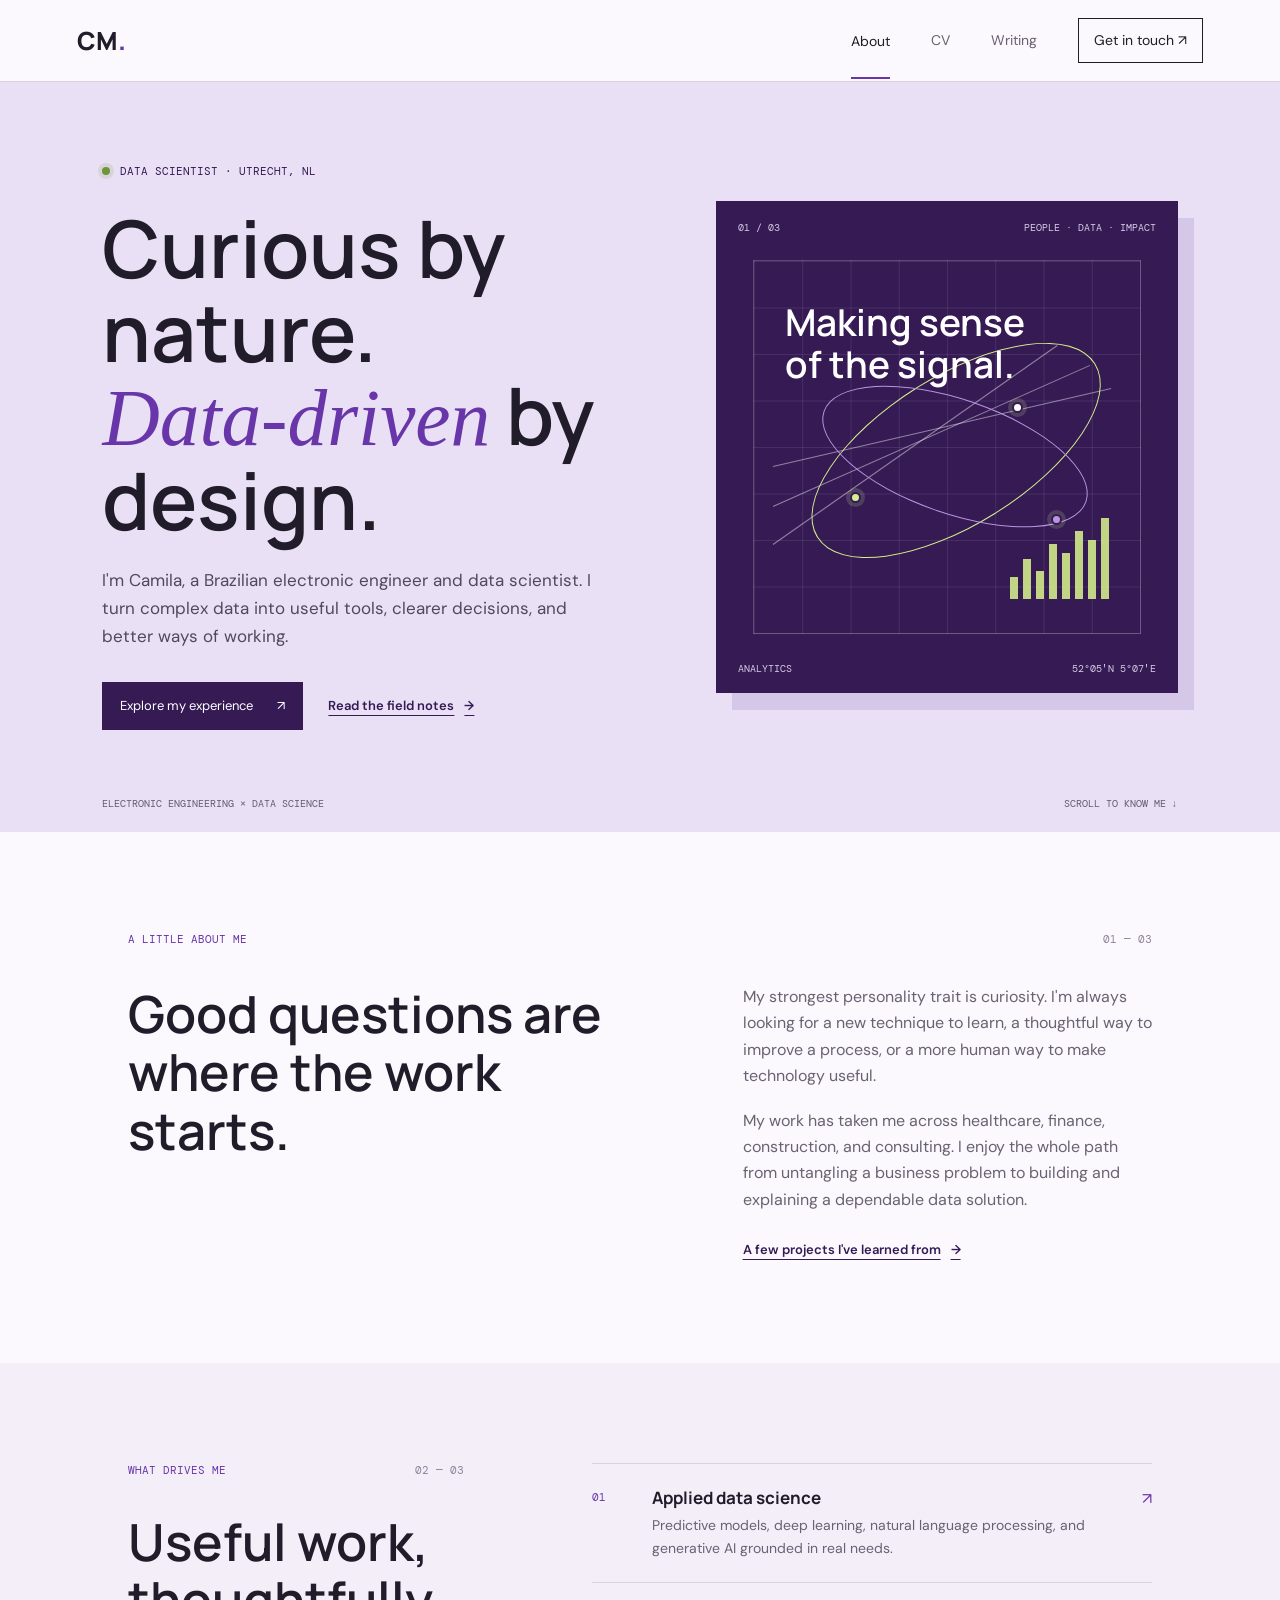
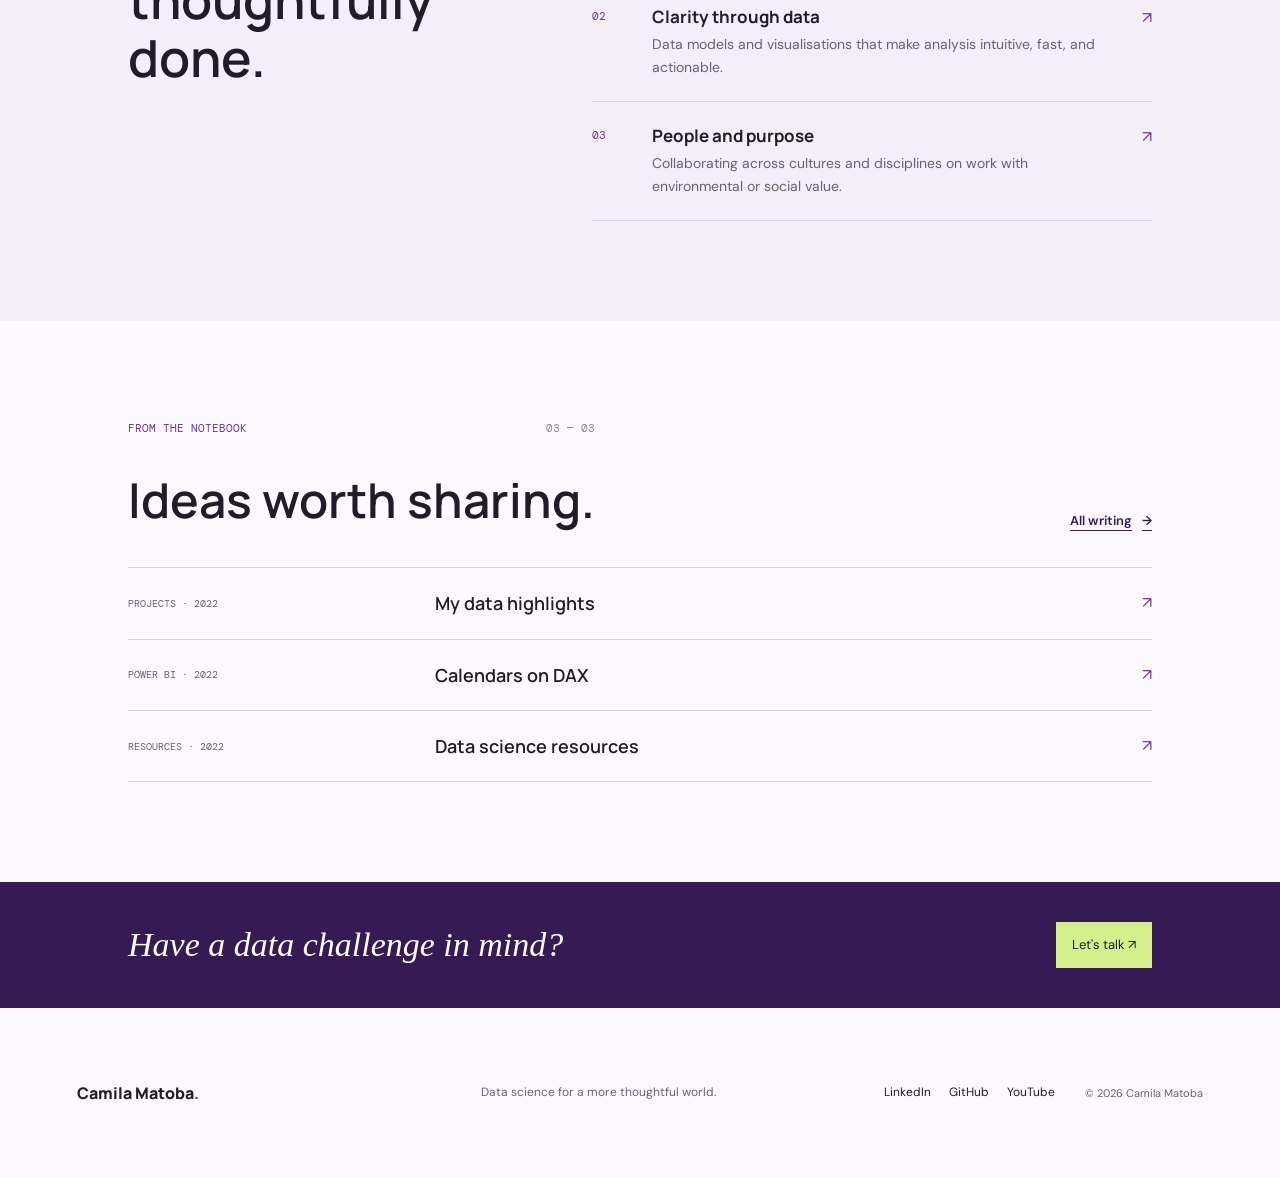
<file: index.html>
<!doctype html>
<html lang="en">
<head>
  <meta charset="utf-8"><meta name="viewport" content="width=device-width, initial-scale=1">
  <meta name="description" content="Camila Matoba is an electronic engineer and data scientist working with data-driven products and responsible technology.">
  <title>Camila Matoba | Data Scientist</title>
  <link rel="preconnect" href="https://fonts.googleapis.com"><link rel="preconnect" href="https://fonts.gstatic.com" crossorigin>
  <link href="https://fonts.googleapis.com/css2?family=DM+Mono:wght@400;500&family=DM+Sans:wght@400;500;600;700&family=Manrope:wght@400;500;600;700;800&display=swap" rel="stylesheet">
  <link rel="stylesheet" href="assets/css/site.css"><script src="assets/js/site.js" defer></script>
</head>
<body>
  <a class="skip-link" href="#main">Skip to content</a>
  <header class="site-header"><a class="wordmark" href="index.html" aria-label="Camila Matoba home">CM<span>.</span></a><button class="menu-toggle" type="button" aria-expanded="false" aria-controls="site-nav">Menu</button><nav class="site-nav" id="site-nav" aria-label="Main navigation"><a class="active" href="index.html" aria-current="page">About</a><a href="cv/">CV</a><a href="blog/">Writing</a><a class="nav-contact" href="contact/">Get in touch <span aria-hidden="true">↗</span></a></nav></header>
  <main id="main">
    <section class="hero home-hero">
      <div class="hero-copy"><p class="eyebrow"><span class="status-dot"></span> Data scientist · Utrecht, NL</p><h1>Curious by nature.<br><span>Data-driven</span> by design.</h1><p class="hero-intro">I'm Camila, a Brazilian electronic engineer and data scientist. I turn complex data into useful tools, clearer decisions, and better ways of working.</p><div class="hero-actions"><a class="button button-dark" href="cv/">Explore my experience <span aria-hidden="true">↗</span></a><a class="text-link" href="blog/">Read the field notes <span aria-hidden="true">→</span></a></div></div>
      <div class="hero-art" aria-label="Abstract data visualization"><div class="art-label"><span>01 / 03</span><span>People · Data · Impact</span></div><div class="art-grid" aria-hidden="true"><span class="grid-line line-one"></span><span class="grid-line line-two"></span><span class="grid-line line-three"></span><span class="orbit orbit-one"></span><span class="orbit orbit-two"></span><span class="data-point point-one"></span><span class="data-point point-two"></span><span class="data-point point-three"></span><span class="art-caption">Making sense<br>of the signal.</span><span class="chart-bars"><i></i><i></i><i></i><i></i><i></i><i></i><i></i><i></i></span></div><div class="art-index"><span>ANALYTICS</span><span>52°05′N 5°07′E</span></div></div>
      <div class="hero-bottom"><span>Electronic engineering × data science</span><a href="#about">Scroll to know me <span aria-hidden="true">↓</span></a></div>
    </section>
    <section class="intro-section section-pad" id="about"><p class="section-kicker">A little about me <span>01 — 03</span></p><div class="intro-grid"><h2>Good questions are<br>where the work starts.</h2><div class="intro-copy"><p>My strongest personality trait is curiosity. I'm always looking for a new technique to learn, a thoughtful way to improve a process, or a more human way to make technology useful.</p><p>My work has taken me across healthcare, finance, construction, and consulting. I enjoy the whole path from untangling a business problem to building and explaining a dependable data solution.</p><a class="text-link" href="projects/">A few projects I've learned from <span aria-hidden="true">→</span></a></div></div></section>
    <section class="focus-section section-pad"><div class="focus-heading"><p class="section-kicker">What drives me <span>02 — 03</span></p><h2>Useful work,<br>thoughtfully done.</h2></div><div class="focus-list"><article><span class="focus-number">01</span><div><h3>Applied data science</h3><p>Predictive models, deep learning, natural language processing, and generative AI grounded in real needs.</p></div><span class="focus-mark" aria-hidden="true">↗</span></article><article><span class="focus-number">02</span><div><h3>Clarity through data</h3><p>Data models and visualisations that make analysis intuitive, fast, and actionable.</p></div><span class="focus-mark" aria-hidden="true">↗</span></article><article><span class="focus-number">03</span><div><h3>People and purpose</h3><p>Collaborating across cultures and disciplines on work with environmental or social value.</p></div><span class="focus-mark" aria-hidden="true">↗</span></article></div></section>
    <section class="selected-section section-pad"><div class="selected-top"><div><p class="section-kicker">From the notebook <span>03 — 03</span></p><h2>Ideas worth sharing.</h2></div><a class="text-link" href="blog/">All writing <span aria-hidden="true">→</span></a></div><div class="article-list"><a href="blog/my-data-highlights/"><span class="article-date">PROJECTS · 2022</span><span class="article-title">My data highlights</span><span class="article-arrow" aria-hidden="true">↗</span></a><a href="blog/calendars-on-dax/"><span class="article-date">POWER BI · 2022</span><span class="article-title">Calendars on DAX</span><span class="article-arrow" aria-hidden="true">↗</span></a><a href="blog/data-science-resources/"><span class="article-date">RESOURCES · 2022</span><span class="article-title">Data science resources</span><span class="article-arrow" aria-hidden="true">↗</span></a></div></section>
    <section class="closing-band"><p>Have a data challenge in mind?</p><a href="contact/">Let's talk <span aria-hidden="true">↗</span></a></section>
  </main>
  <footer class="site-footer"><a class="footer-name" href="index.html">Camila Matoba<span>.</span></a><p>Data science for a more thoughtful world.</p><div class="footer-links"><a href="https://www.linkedin.com/in/camila-matoba/" target="_blank" rel="noreferrer">LinkedIn</a><a href="https://github.com/octokami" target="_blank" rel="noreferrer">GitHub</a><a href="https://youtube.com/playlist?list=PLdUUIdFMV2j1IiODDhzONcen5R4VFRhd3" target="_blank" rel="noreferrer">YouTube</a></div><small>© <span data-year>2026</span> Camila Matoba</small></footer>
</body></html>
</file>
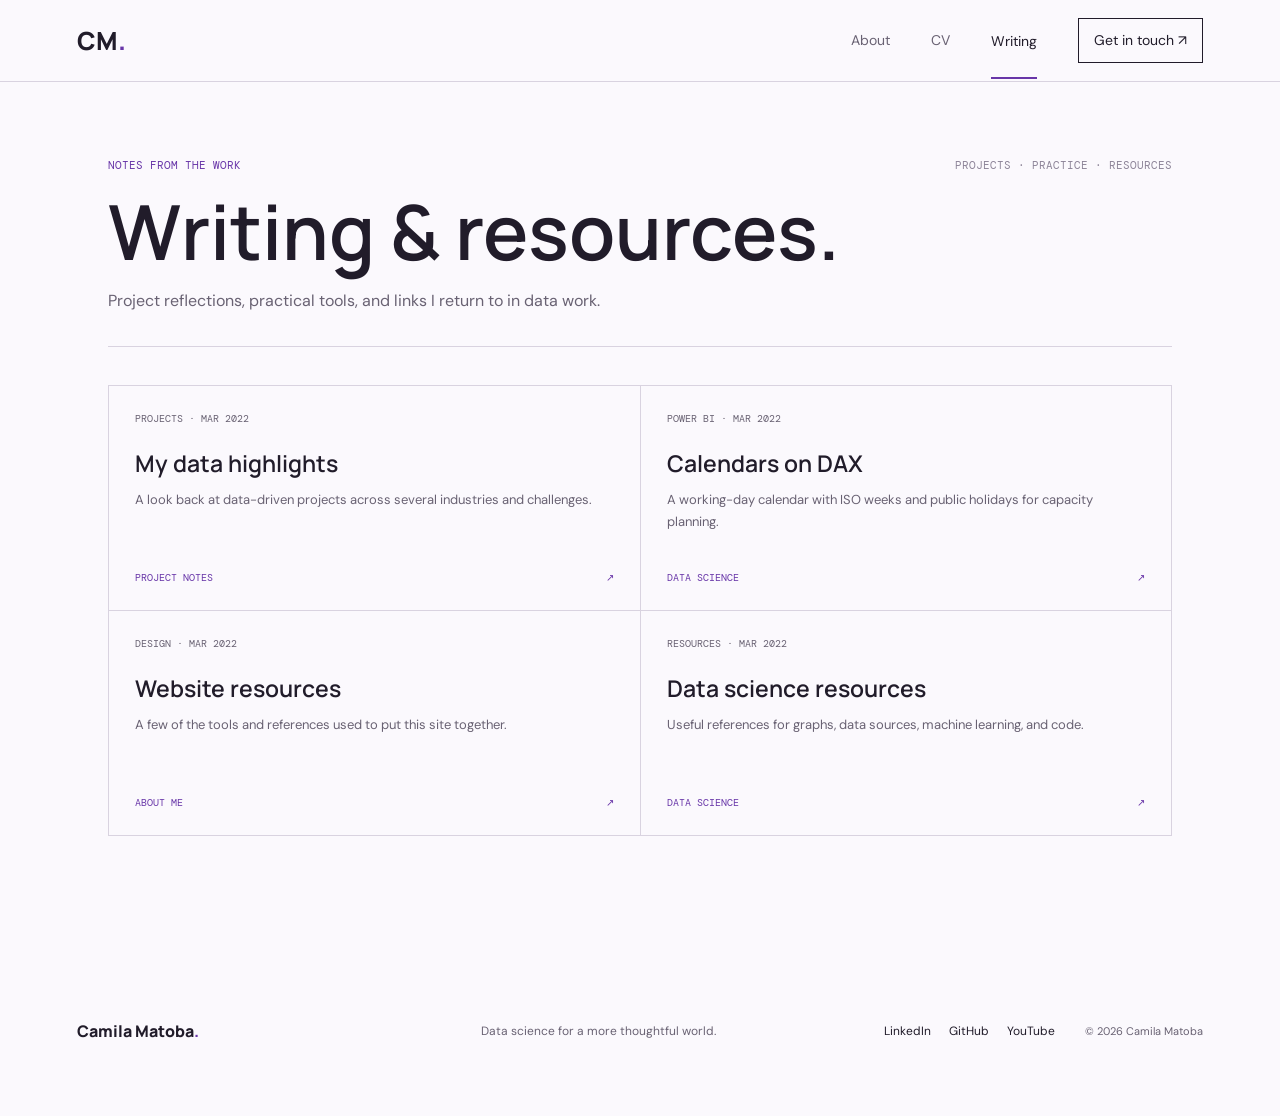
<file: blog/index.html>
<!doctype html>
<html lang="en"><head><meta charset="utf-8"><meta name="viewport" content="width=device-width, initial-scale=1"><meta name="description" content="Notes, projects, and practical data science resources from Camila Matoba."><title>Writing | Camila Matoba</title><link rel="preconnect" href="https://fonts.googleapis.com"><link rel="preconnect" href="https://fonts.gstatic.com" crossorigin><link href="https://fonts.googleapis.com/css2?family=DM+Mono:wght@400;500&family=DM+Sans:wght@400;500;600;700&family=Manrope:wght@400;500;600;700;800&display=swap" rel="stylesheet"><link rel="stylesheet" href="../assets/css/site.css"><script src="../assets/js/site.js" defer></script></head>
<body><a class="skip-link" href="#main">Skip to content</a><header class="site-header"><a class="wordmark" href="../index.html" aria-label="Camila Matoba home">CM<span>.</span></a><button class="menu-toggle" type="button" aria-expanded="false" aria-controls="site-nav">Menu</button><nav class="site-nav" id="site-nav" aria-label="Main navigation"><a href="../index.html">About</a><a href="../cv/">CV</a><a class="active" href="./" aria-current="page">Writing</a><a class="nav-contact" href="../contact/">Get in touch <span aria-hidden="true">↗</span></a></nav></header>
<main class="page-main" id="main"><div class="page-wrap"><header class="page-heading"><p class="section-kicker">Notes from the work <span>Projects · practice · resources</span></p><h1>Writing & resources.</h1><p>Project reflections, practical tools, and links I return to in data work.</p></header><div class="blog-list"><a class="blog-card" href="my-data-highlights/"><span class="article-date">PROJECTS · MAR 2022</span><h2>My data highlights</h2><p>A look back at data-driven projects across several industries and challenges.</p><span class="card-bottom">Project notes <span aria-hidden="true">↗</span></span></a><a class="blog-card" href="calendars-on-dax/"><span class="article-date">POWER BI · MAR 2022</span><h2>Calendars on DAX</h2><p>A working-day calendar with ISO weeks and public holidays for capacity planning.</p><span class="card-bottom">Data science <span aria-hidden="true">↗</span></span></a><a class="blog-card" href="website-resources/"><span class="article-date">DESIGN · MAR 2022</span><h2>Website resources</h2><p>A few of the tools and references used to put this site together.</p><span class="card-bottom">About me <span aria-hidden="true">↗</span></span></a><a class="blog-card" href="data-science-resources/"><span class="article-date">RESOURCES · MAR 2022</span><h2>Data science resources</h2><p>Useful references for graphs, data sources, machine learning, and code.</p><span class="card-bottom">Data science <span aria-hidden="true">↗</span></span></a></div></div></main>
<footer class="site-footer"><a class="footer-name" href="../index.html">Camila Matoba<span>.</span></a><p>Data science for a more thoughtful world.</p><div class="footer-links"><a href="https://www.linkedin.com/in/camila-matoba/" target="_blank" rel="noreferrer">LinkedIn</a><a href="https://github.com/octokami" target="_blank" rel="noreferrer">GitHub</a><a href="https://youtube.com/playlist?list=PLdUUIdFMV2j1IiODDhzONcen5R4VFRhd3" target="_blank" rel="noreferrer">YouTube</a></div><small>© <span data-year>2026</span> Camila Matoba</small></footer></body></html>
</file>
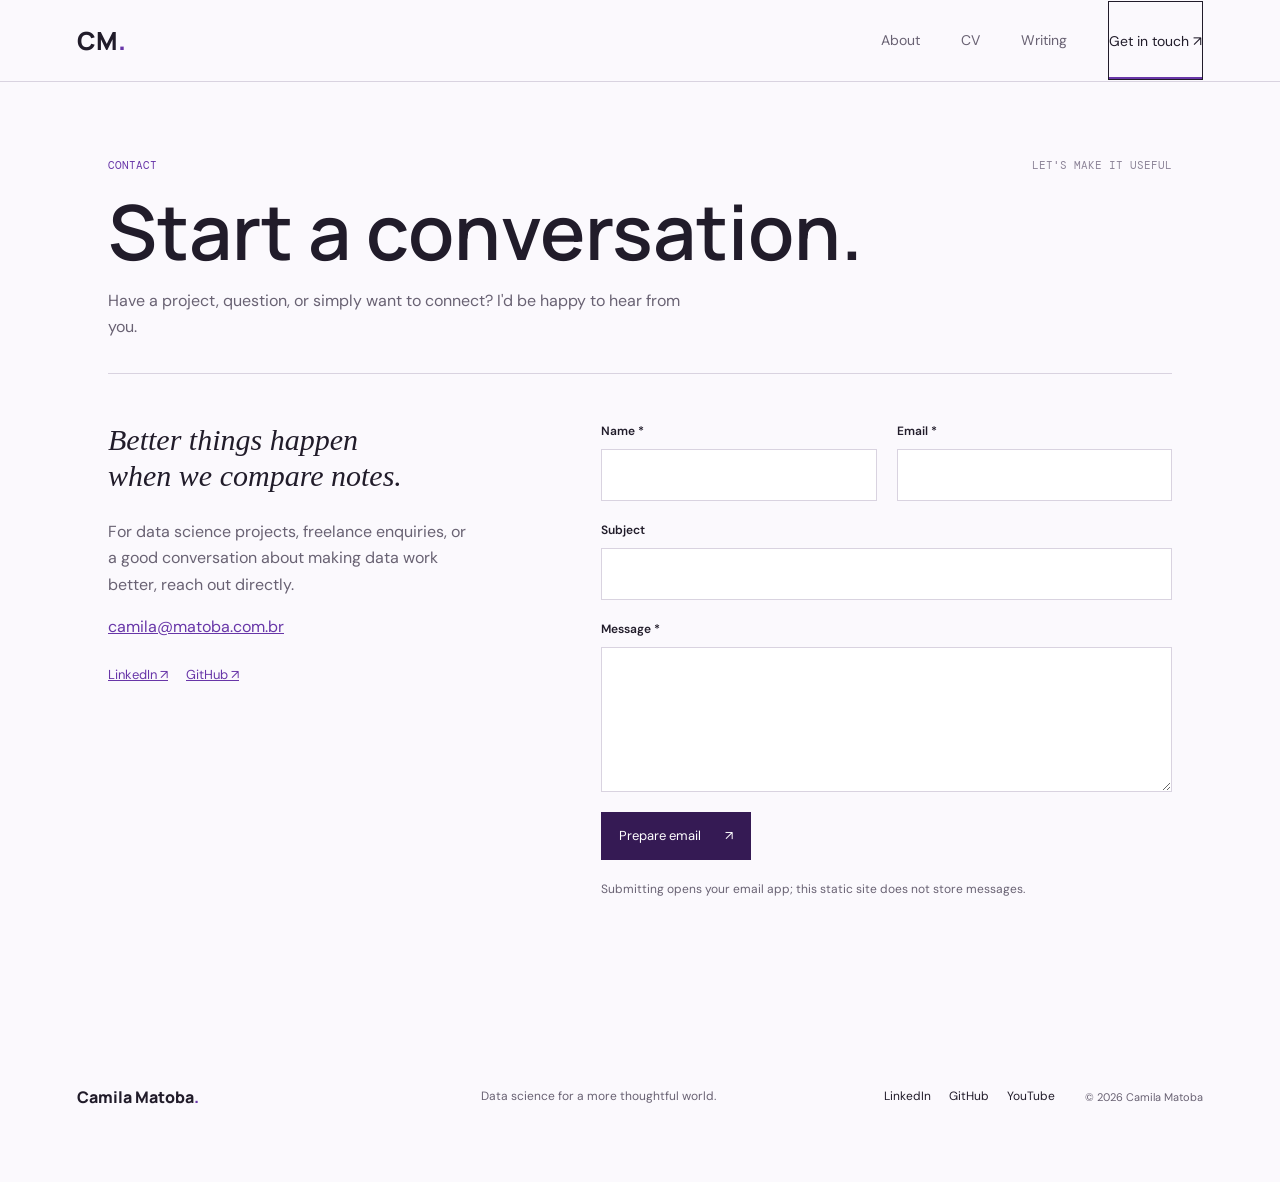
<file: contact/index.html>
<!doctype html>
<html lang="en"><head><meta charset="utf-8"><meta name="viewport" content="width=device-width, initial-scale=1"><meta name="description" content="Contact Camila Matoba about data science, analytics, and collaboration."><title>Contact | Camila Matoba</title><link rel="preconnect" href="https://fonts.googleapis.com"><link rel="preconnect" href="https://fonts.gstatic.com" crossorigin><link href="https://fonts.googleapis.com/css2?family=DM+Mono:wght@400;500&family=DM+Sans:wght@400;500;600;700&family=Manrope:wght@400;500;600;700;800&display=swap" rel="stylesheet"><link rel="stylesheet" href="../assets/css/site.css"><script src="../assets/js/site.js" defer></script></head>
<body><a class="skip-link" href="#main">Skip to content</a><header class="site-header"><a class="wordmark" href="../index.html" aria-label="Camila Matoba home">CM<span>.</span></a><button class="menu-toggle" type="button" aria-expanded="false" aria-controls="site-nav">Menu</button><nav class="site-nav" id="site-nav" aria-label="Main navigation"><a href="../index.html">About</a><a href="../cv/">CV</a><a href="../blog/">Writing</a><a class="nav-contact active" href="./" aria-current="page">Get in touch <span aria-hidden="true">↗</span></a></nav></header>
<main class="page-main" id="main"><div class="page-wrap"><header class="page-heading"><p class="section-kicker">Contact <span>Let's make it useful</span></p><h1>Start a conversation.</h1><p>Have a project, question, or simply want to connect? I'd be happy to hear from you.</p></header><div class="contact-layout"><aside class="contact-note"><h2>Better things happen<br>when we compare notes.</h2><p>For data science projects, freelance enquiries, or a good conversation about making data work better, reach out directly.</p><p><a href="mailto:camila@matoba.com.br">camila@matoba.com.br</a></p><div class="social-inline"><a href="https://www.linkedin.com/in/camila-matoba/" target="_blank" rel="noreferrer">LinkedIn ↗</a><a href="https://github.com/octokami" target="_blank" rel="noreferrer">GitHub ↗</a></div></aside><form class="contact-form" data-contact-form><div class="field"><label for="name">Name *</label><input id="name" name="name" autocomplete="name" required></div><div class="field"><label for="email">Email *</label><input id="email" name="email" type="email" autocomplete="email" required></div><div class="field full"><label for="subject">Subject</label><input id="subject" name="subject"></div><div class="field full"><label for="message">Message *</label><textarea id="message" name="message" required></textarea></div><button class="button button-dark" type="submit">Prepare email <span aria-hidden="true">↗</span></button><p class="form-note" data-form-note>Submitting opens your email app; this static site does not store messages.</p></form></div></div></main>
<footer class="site-footer"><a class="footer-name" href="../index.html">Camila Matoba<span>.</span></a><p>Data science for a more thoughtful world.</p><div class="footer-links"><a href="https://www.linkedin.com/in/camila-matoba/" target="_blank" rel="noreferrer">LinkedIn</a><a href="https://github.com/octokami" target="_blank" rel="noreferrer">GitHub</a><a href="https://youtube.com/playlist?list=PLdUUIdFMV2j1IiODDhzONcen5R4VFRhd3" target="_blank" rel="noreferrer">YouTube</a></div><small>© <span data-year>2026</span> Camila Matoba</small></footer></body></html>
</file>
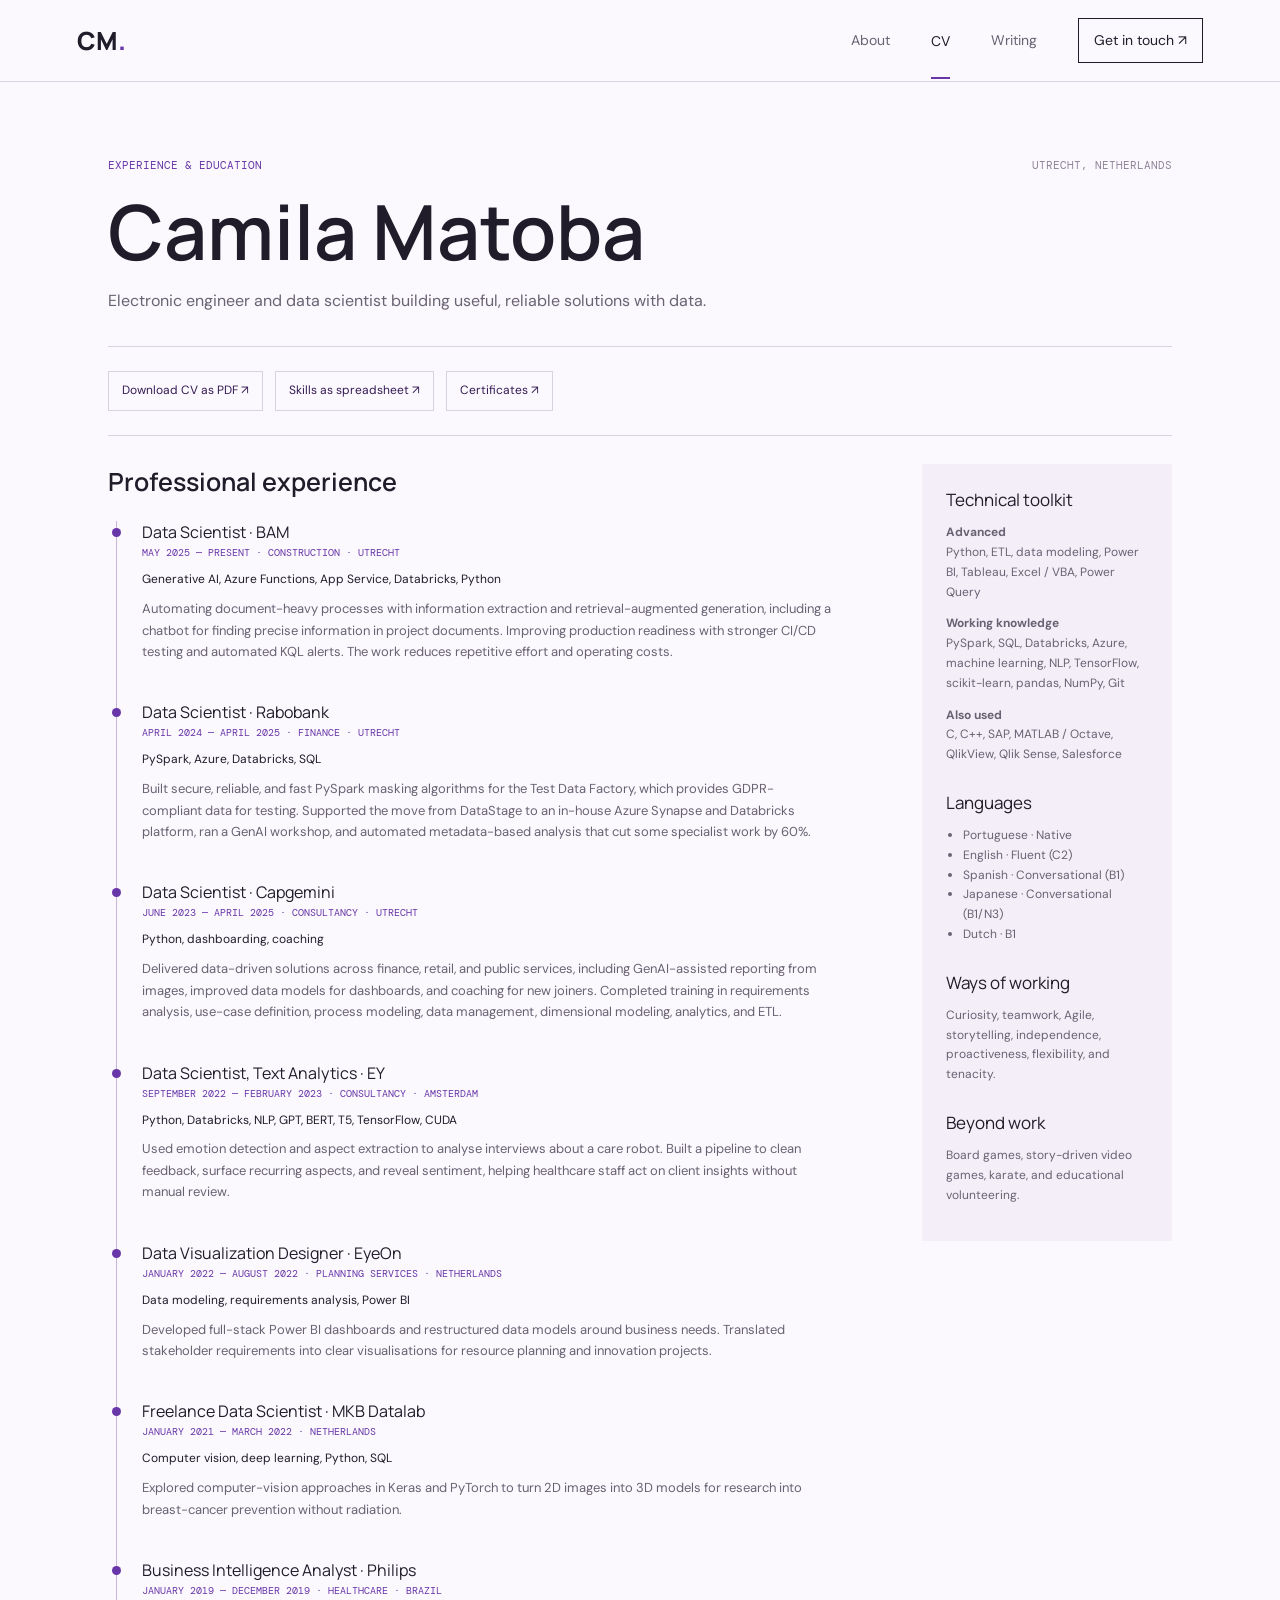
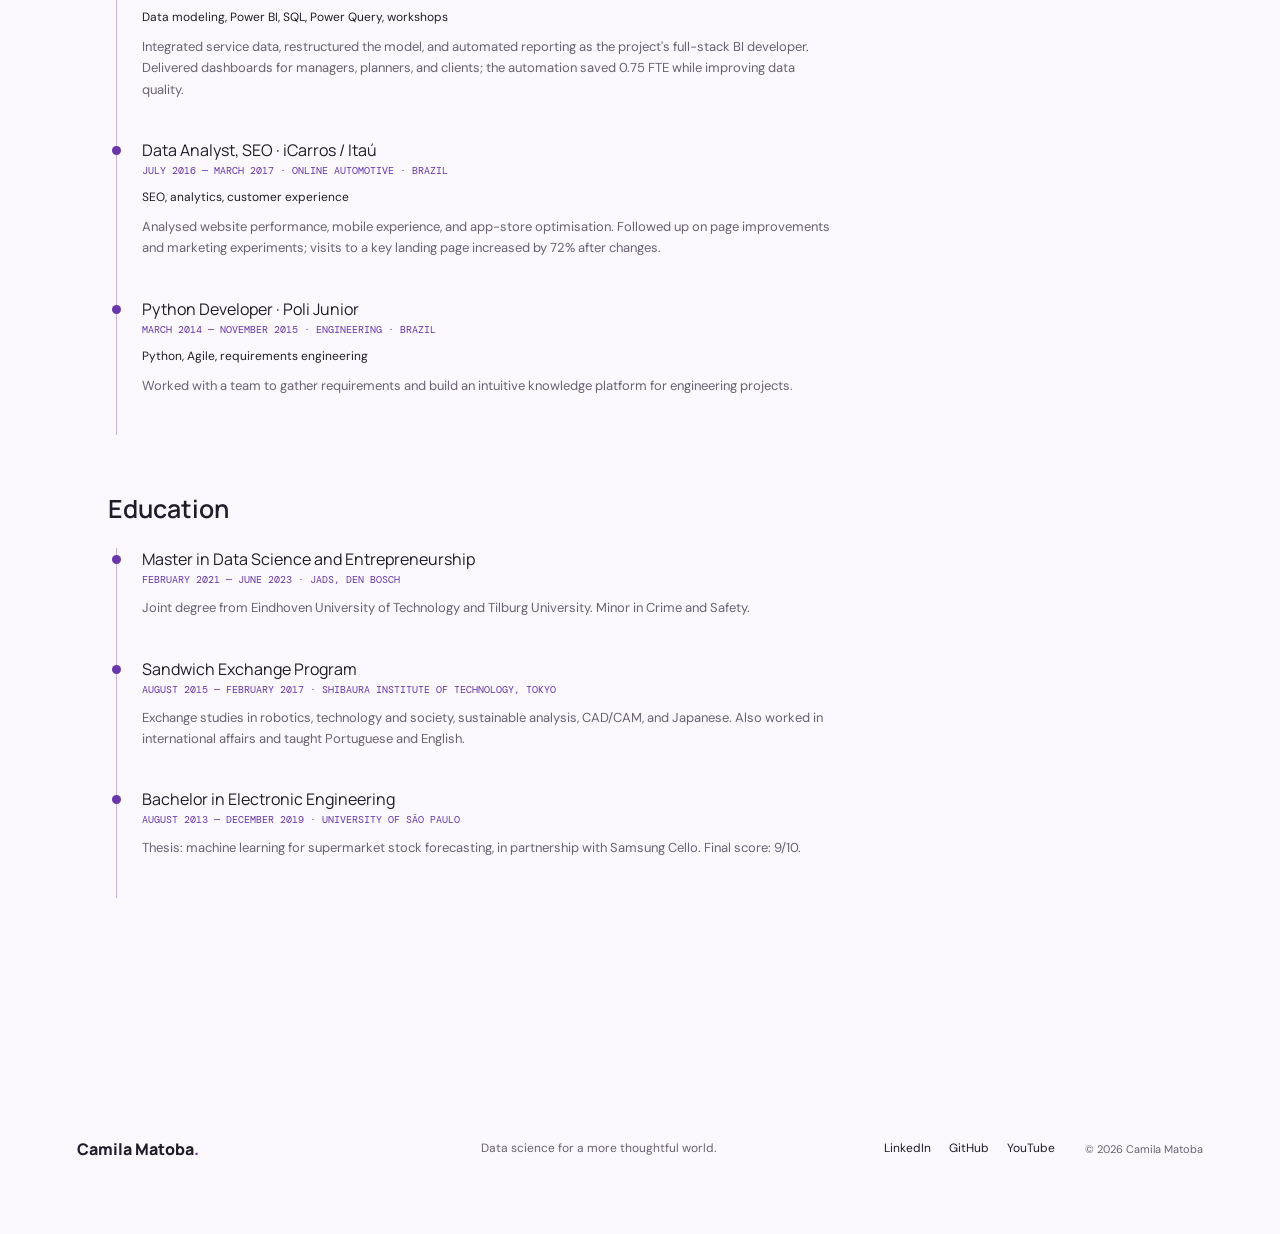
<file: cv/index.html>
<!doctype html>
<html lang="en"><head><meta charset="utf-8"><meta name="viewport" content="width=device-width, initial-scale=1"><meta name="description" content="Camila Matoba's data science experience, education, and skills."><title>CV | Camila Matoba</title><link rel="preconnect" href="https://fonts.googleapis.com"><link rel="preconnect" href="https://fonts.gstatic.com" crossorigin><link href="https://fonts.googleapis.com/css2?family=DM+Mono:wght@400;500&family=DM+Sans:wght@400;500;600;700&family=Manrope:wght@400;500;600;700;800&display=swap" rel="stylesheet"><link rel="stylesheet" href="../assets/css/site.css"><script src="../assets/js/site.js" defer></script></head>
<body><a class="skip-link" href="#main">Skip to content</a><header class="site-header"><a class="wordmark" href="../index.html" aria-label="Camila Matoba home">CM<span>.</span></a><button class="menu-toggle" type="button" aria-expanded="false" aria-controls="site-nav">Menu</button><nav class="site-nav" id="site-nav" aria-label="Main navigation"><a href="../index.html">About</a><a class="active" href="./" aria-current="page">CV</a><a href="../blog/">Writing</a><a class="nav-contact" href="../contact/">Get in touch <span aria-hidden="true">↗</span></a></nav></header>
<main class="page-main" id="main"><div class="page-wrap"><header class="page-heading"><p class="section-kicker">Experience & education <span>Utrecht, Netherlands</span></p><h1>Camila Matoba</h1><p>Electronic engineer and data scientist building useful, reliable solutions with data.</p></header><div class="resume-toolbar"><a href="https://9793fd92-0de8-4369-abc4-4be1526d320f.filesusr.com/ugd/a84aa2_885521273f31492685390d74cbe14e61.pdf" target="_blank" rel="noreferrer">Download CV as PDF ↗</a><a href="https://9793fd92-0de8-4369-abc4-4be1526d320f.filesusr.com/ugd/a84aa2_aefcbe7edfea40c29c14b92aa3968618.xlsx?dn=CV.xlsx" target="_blank" rel="noreferrer">Skills as spreadsheet ↗</a><a href="https://1drv.ms/f/c/4a2e847fb03967ee/IgDUQxKY5BbrTZ9uEdAe-i97Ab1GVvy9Zu7KdEXuOjFSc74?e=EVjUF9" target="_blank" rel="noreferrer">Certificates ↗</a></div>
<div class="resume-columns"><div><section class="resume-section"><h2>Professional experience</h2>
<article class="resume-entry"><h3>Data Scientist · BAM</h3><p class="entry-meta">May 2025 — Present · Construction · Utrecht</p><p class="entry-skills">Generative AI, Azure Functions, App Service, Databricks, Python</p><p>Automating document-heavy processes with information extraction and retrieval-augmented generation, including a chatbot for finding precise information in project documents. Improving production readiness with stronger CI/CD testing and automated KQL alerts. The work reduces repetitive effort and operating costs.</p></article>
<article class="resume-entry"><h3>Data Scientist · Rabobank</h3><p class="entry-meta">April 2024 — April 2025 · Finance · Utrecht</p><p class="entry-skills">PySpark, Azure, Databricks, SQL</p><p>Built secure, reliable, and fast PySpark masking algorithms for the Test Data Factory, which provides GDPR-compliant data for testing. Supported the move from DataStage to an in-house Azure Synapse and Databricks platform, ran a GenAI workshop, and automated metadata-based analysis that cut some specialist work by 60%.</p></article>
<article class="resume-entry"><h3>Data Scientist · Capgemini</h3><p class="entry-meta">June 2023 — April 2025 · Consultancy · Utrecht</p><p class="entry-skills">Python, dashboarding, coaching</p><p>Delivered data-driven solutions across finance, retail, and public services, including GenAI-assisted reporting from images, improved data models for dashboards, and coaching for new joiners. Completed training in requirements analysis, use-case definition, process modeling, data management, dimensional modeling, analytics, and ETL.</p></article>
<article class="resume-entry"><h3>Data Scientist, Text Analytics · EY</h3><p class="entry-meta">September 2022 — February 2023 · Consultancy · Amsterdam</p><p class="entry-skills">Python, Databricks, NLP, GPT, BERT, T5, TensorFlow, CUDA</p><p>Used emotion detection and aspect extraction to analyse interviews about a care robot. Built a pipeline to clean feedback, surface recurring aspects, and reveal sentiment, helping healthcare staff act on client insights without manual review.</p></article>
<article class="resume-entry"><h3>Data Visualization Designer · EyeOn</h3><p class="entry-meta">January 2022 — August 2022 · Planning services · Netherlands</p><p class="entry-skills">Data modeling, requirements analysis, Power BI</p><p>Developed full-stack Power BI dashboards and restructured data models around business needs. Translated stakeholder requirements into clear visualisations for resource planning and innovation projects.</p></article>
<article class="resume-entry"><h3>Freelance Data Scientist · MKB Datalab</h3><p class="entry-meta">January 2021 — March 2022 · Netherlands</p><p class="entry-skills">Computer vision, deep learning, Python, SQL</p><p>Explored computer-vision approaches in Keras and PyTorch to turn 2D images into 3D models for research into breast-cancer prevention without radiation.</p></article>
<article class="resume-entry"><h3>Business Intelligence Analyst · Philips</h3><p class="entry-meta">January 2019 — December 2019 · Healthcare · Brazil</p><p class="entry-skills">Data modeling, Power BI, SQL, Power Query, workshops</p><p>Integrated service data, restructured the model, and automated reporting as the project's full-stack BI developer. Delivered dashboards for managers, planners, and clients; the automation saved 0.75 FTE while improving data quality.</p></article>
<article class="resume-entry"><h3>Data Analyst, SEO · iCarros / Itaú</h3><p class="entry-meta">July 2016 — March 2017 · Online automotive · Brazil</p><p class="entry-skills">SEO, analytics, customer experience</p><p>Analysed website performance, mobile experience, and app-store optimisation. Followed up on page improvements and marketing experiments; visits to a key landing page increased by 72% after changes.</p></article>
<article class="resume-entry"><h3>Python Developer · Poli Junior</h3><p class="entry-meta">March 2014 — November 2015 · Engineering · Brazil</p><p class="entry-skills">Python, Agile, requirements engineering</p><p>Worked with a team to gather requirements and build an intuitive knowledge platform for engineering projects.</p></article></section>
<section class="resume-section"><h2>Education</h2><article class="resume-entry"><h3>Master in Data Science and Entrepreneurship</h3><p class="entry-meta">February 2021 — June 2023 · JADS, Den Bosch</p><p>Joint degree from Eindhoven University of Technology and Tilburg University. Minor in Crime and Safety.</p></article><article class="resume-entry"><h3>Sandwich Exchange Program</h3><p class="entry-meta">August 2015 — February 2017 · Shibaura Institute of Technology, Tokyo</p><p>Exchange studies in robotics, technology and society, sustainable analysis, CAD/CAM, and Japanese. Also worked in international affairs and taught Portuguese and English.</p></article><article class="resume-entry"><h3>Bachelor in Electronic Engineering</h3><p class="entry-meta">August 2013 — December 2019 · University of São Paulo</p><p>Thesis: machine learning for supermarket stock forecasting, in partnership with Samsung Cello. Final score: 9/10.</p></article></section></div>
<aside class="resume-sidebar"><h2>Technical toolkit</h2><p><strong>Advanced</strong><br>Python, ETL, data modeling, Power BI, Tableau, Excel / VBA, Power Query</p><p><strong>Working knowledge</strong><br>PySpark, SQL, Databricks, Azure, machine learning, NLP, TensorFlow, scikit-learn, pandas, NumPy, Git</p><p><strong>Also used</strong><br>C, C++, SAP, MATLAB / Octave, QlikView, Qlik Sense, Salesforce</p><h2>Languages</h2><ul><li>Portuguese · Native</li><li>English · Fluent (C2)</li><li>Spanish · Conversational (B1)</li><li>Japanese · Conversational (B1/N3)</li><li>Dutch · B1</li></ul><h2>Ways of working</h2><p>Curiosity, teamwork, Agile, storytelling, independence, proactiveness, flexibility, and tenacity.</p><h2>Beyond work</h2><p>Board games, story-driven video games, karate, and educational volunteering.</p></aside></div></div></main>
<footer class="site-footer"><a class="footer-name" href="../index.html">Camila Matoba<span>.</span></a><p>Data science for a more thoughtful world.</p><div class="footer-links"><a href="https://www.linkedin.com/in/camila-matoba/" target="_blank" rel="noreferrer">LinkedIn</a><a href="https://github.com/octokami" target="_blank" rel="noreferrer">GitHub</a><a href="https://youtube.com/playlist?list=PLdUUIdFMV2j1IiODDhzONcen5R4VFRhd3" target="_blank" rel="noreferrer">YouTube</a></div><small>© <span data-year>2026</span> Camila Matoba</small></footer></body></html>
</file>
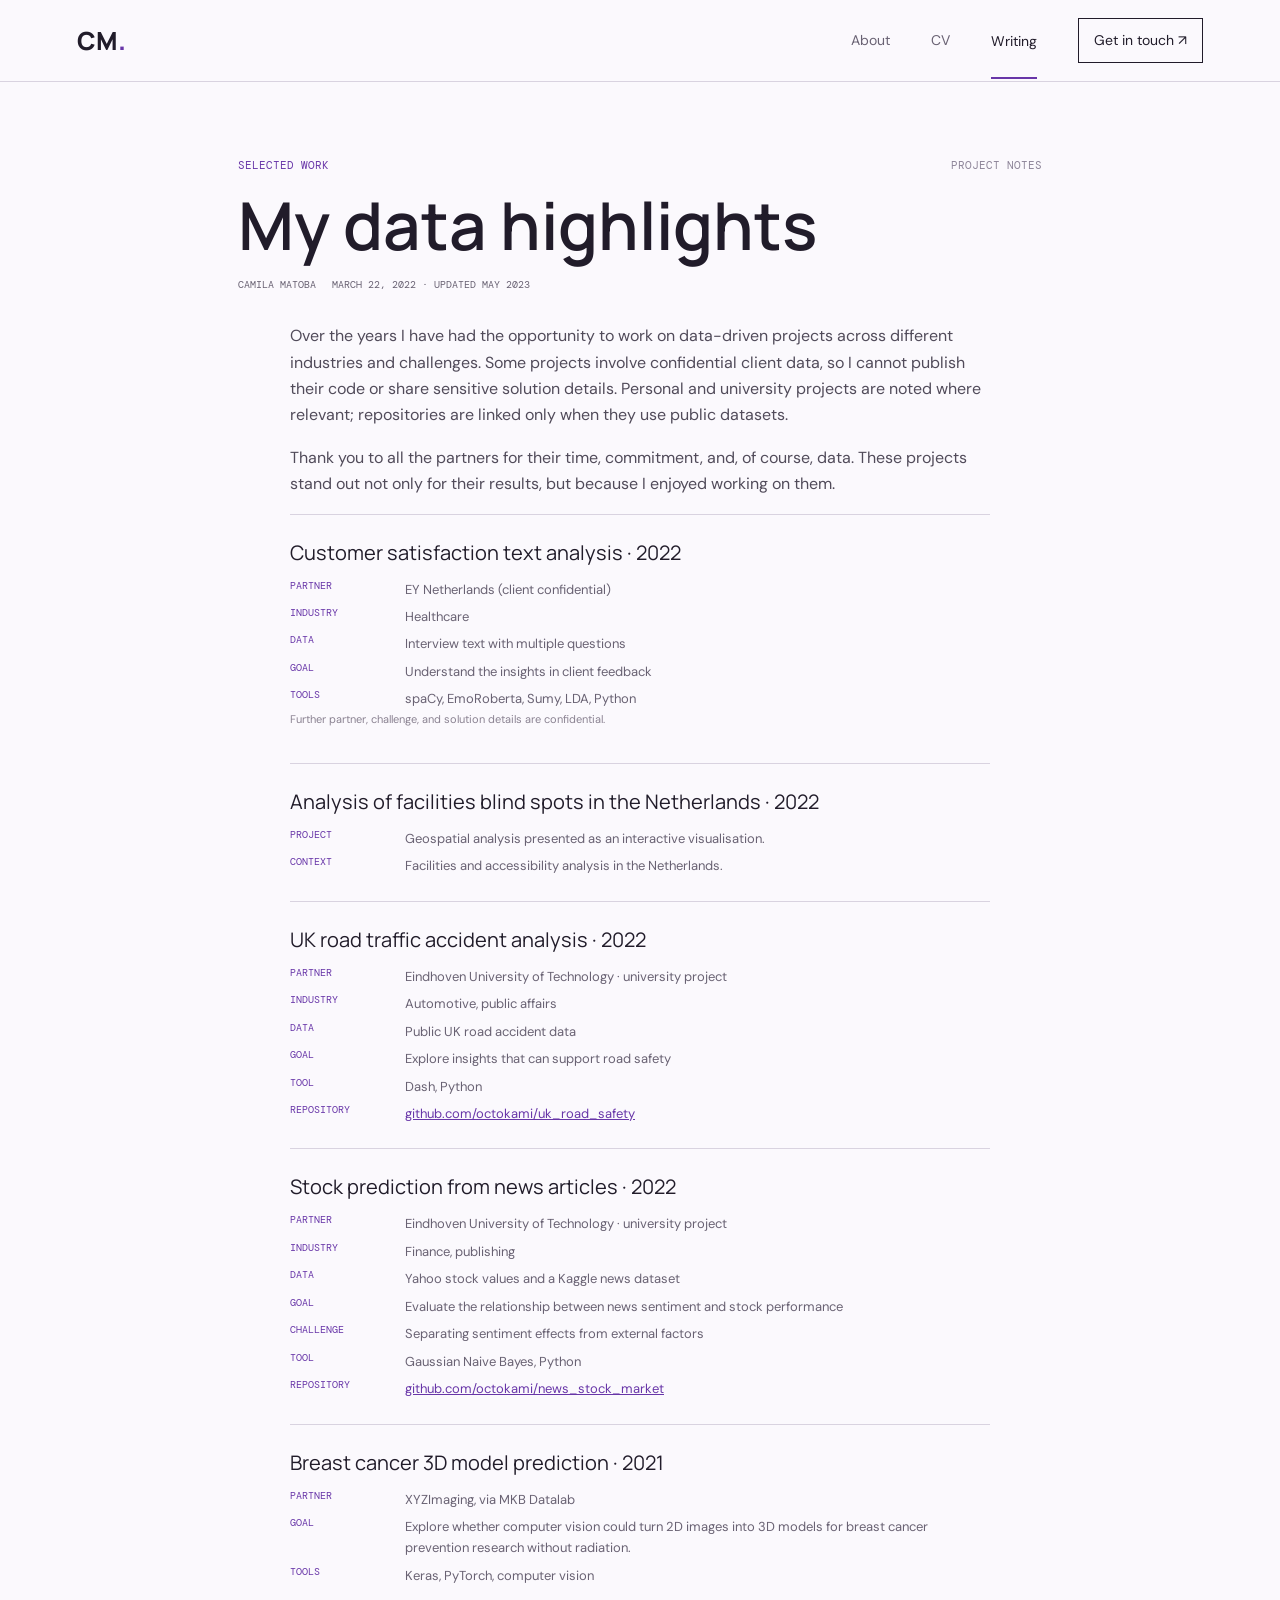
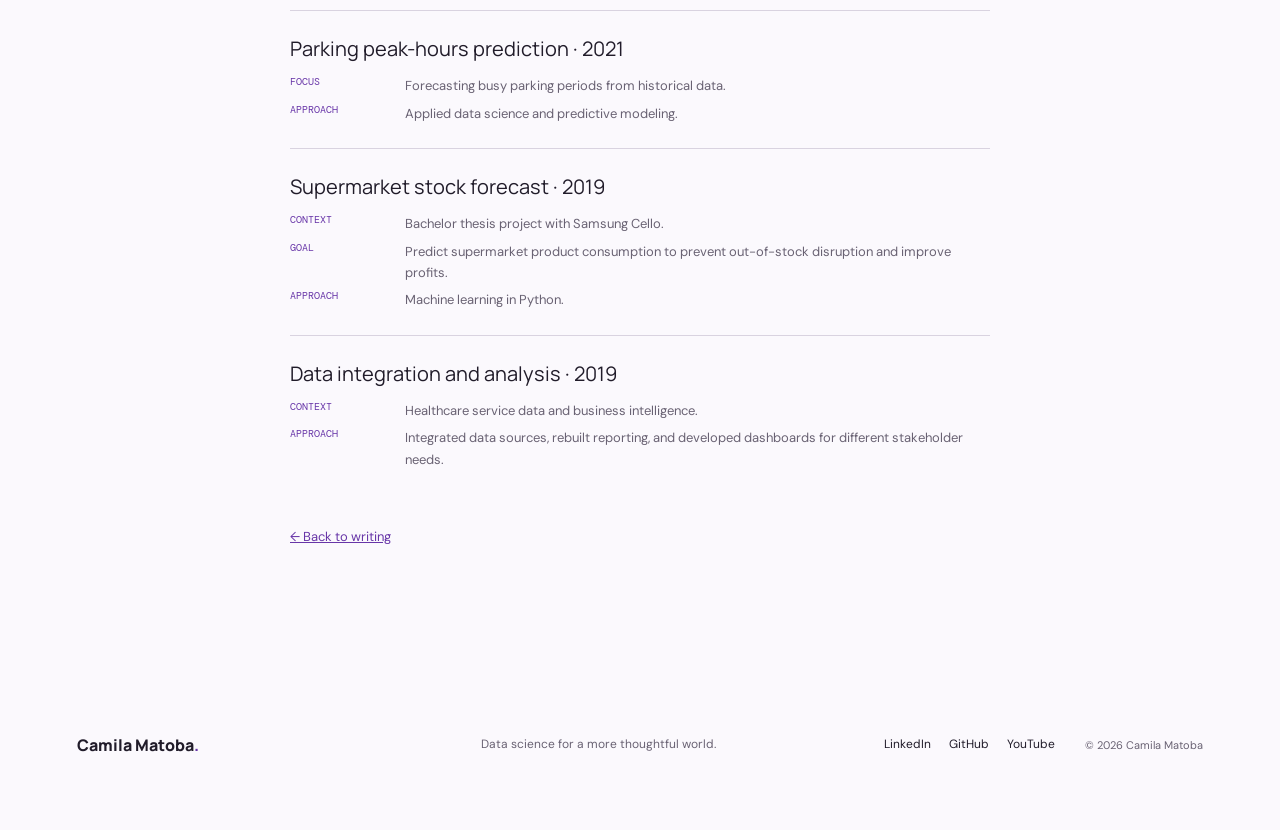
<file: projects/index.html>
<!doctype html>
<html lang="en"><head><meta charset="utf-8"><meta name="viewport" content="width=device-width, initial-scale=1"><meta name="description" content="Selected data science projects and project reflections by Camila Matoba."><title>Project Highlights | Camila Matoba</title><link rel="preconnect" href="https://fonts.googleapis.com"><link rel="preconnect" href="https://fonts.gstatic.com" crossorigin><link href="https://fonts.googleapis.com/css2?family=DM+Mono:wght@400;500&family=DM+Sans:wght@400;500;600;700&family=Manrope:wght@400;500;600;700;800&display=swap" rel="stylesheet"><link rel="stylesheet" href="../assets/css/site.css"><script src="../assets/js/site.js" defer></script></head>
<body><a class="skip-link" href="#main">Skip to content</a><header class="site-header"><a class="wordmark" href="../index.html" aria-label="Camila Matoba home">CM<span>.</span></a><button class="menu-toggle" type="button" aria-expanded="false" aria-controls="site-nav">Menu</button><nav class="site-nav" id="site-nav" aria-label="Main navigation"><a href="../index.html">About</a><a href="../cv/">CV</a><a class="active" href="../blog/">Writing</a><a class="nav-contact" href="../contact/">Get in touch <span aria-hidden="true">↗</span></a></nav></header>
<main class="page-main" id="main"><div class="page-wrap article-page"><header class="page-heading"><p class="section-kicker">Selected work <span>Project notes</span></p><h1>My data highlights</h1><div class="article-meta"><span>Camila Matoba</span><span>March 22, 2022 · updated May 2023</span></div></header><article class="article-body"><p class="project-intro">Over the years I have had the opportunity to work on data-driven projects across different industries and challenges. Some projects involve confidential client data, so I cannot publish their code or share sensitive solution details. Personal and university projects are noted where relevant; repositories are linked only when they use public datasets.</p><p>Thank you to all the partners for their time, commitment, and, of course, data. These projects stand out not only for their results, but because I enjoyed working on them.</p>
<section class="project-item"><h2>Customer satisfaction text analysis · 2022</h2><dl><dt>Partner</dt><dd>EY Netherlands (client confidential)</dd><dt>Industry</dt><dd>Healthcare</dd><dt>Data</dt><dd>Interview text with multiple questions</dd><dt>Goal</dt><dd>Understand the insights in client feedback</dd><dt>Tools</dt><dd>spaCy, EmoRoberta, Sumy, LDA, Python</dd></dl><p class="private-note">Further partner, challenge, and solution details are confidential.</p></section>
<section class="project-item"><h2>Analysis of facilities blind spots in the Netherlands · 2022</h2><dl><dt>Project</dt><dd>Geospatial analysis presented as an interactive visualisation.</dd><dt>Context</dt><dd>Facilities and accessibility analysis in the Netherlands.</dd></dl></section>
<section class="project-item"><h2>UK road traffic accident analysis · 2022</h2><dl><dt>Partner</dt><dd>Eindhoven University of Technology · university project</dd><dt>Industry</dt><dd>Automotive, public affairs</dd><dt>Data</dt><dd>Public UK road accident data</dd><dt>Goal</dt><dd>Explore insights that can support road safety</dd><dt>Tool</dt><dd>Dash, Python</dd><dt>Repository</dt><dd><a href="https://github.com/octokami/uk_road_safety" target="_blank" rel="noreferrer">github.com/octokami/uk_road_safety</a></dd></dl></section>
<section class="project-item"><h2>Stock prediction from news articles · 2022</h2><dl><dt>Partner</dt><dd>Eindhoven University of Technology · university project</dd><dt>Industry</dt><dd>Finance, publishing</dd><dt>Data</dt><dd>Yahoo stock values and a Kaggle news dataset</dd><dt>Goal</dt><dd>Evaluate the relationship between news sentiment and stock performance</dd><dt>Challenge</dt><dd>Separating sentiment effects from external factors</dd><dt>Tool</dt><dd>Gaussian Naive Bayes, Python</dd><dt>Repository</dt><dd><a href="https://github.com/octokami/news_stock_market" target="_blank" rel="noreferrer">github.com/octokami/news_stock_market</a></dd></dl></section>
<section class="project-item"><h2>Breast cancer 3D model prediction · 2021</h2><dl><dt>Partner</dt><dd>XYZImaging, via MKB Datalab</dd><dt>Goal</dt><dd>Explore whether computer vision could turn 2D images into 3D models for breast cancer prevention research without radiation.</dd><dt>Tools</dt><dd>Keras, PyTorch, computer vision</dd></dl></section>
<section class="project-item"><h2>Parking peak-hours prediction · 2021</h2><dl><dt>Focus</dt><dd>Forecasting busy parking periods from historical data.</dd><dt>Approach</dt><dd>Applied data science and predictive modeling.</dd></dl></section>
<section class="project-item"><h2>Supermarket stock forecast · 2019</h2><dl><dt>Context</dt><dd>Bachelor thesis project with Samsung Cello.</dd><dt>Goal</dt><dd>Predict supermarket product consumption to prevent out-of-stock disruption and improve profits.</dd><dt>Approach</dt><dd>Machine learning in Python.</dd></dl></section>
<section class="project-item"><h2>Data integration and analysis · 2019</h2><dl><dt>Context</dt><dd>Healthcare service data and business intelligence.</dd><dt>Approach</dt><dd>Integrated data sources, rebuilt reporting, and developed dashboards for different stakeholder needs.</dd></dl></section><a class="article-back" href="../blog/">← Back to writing</a></article></div></main>
<footer class="site-footer"><a class="footer-name" href="../index.html">Camila Matoba<span>.</span></a><p>Data science for a more thoughtful world.</p><div class="footer-links"><a href="https://www.linkedin.com/in/camila-matoba/" target="_blank" rel="noreferrer">LinkedIn</a><a href="https://github.com/octokami" target="_blank" rel="noreferrer">GitHub</a><a href="https://youtube.com/playlist?list=PLdUUIdFMV2j1IiODDhzONcen5R4VFRhd3" target="_blank" rel="noreferrer">YouTube</a></div><small>© <span data-year>2026</span> Camila Matoba</small></footer></body></html>
</file>
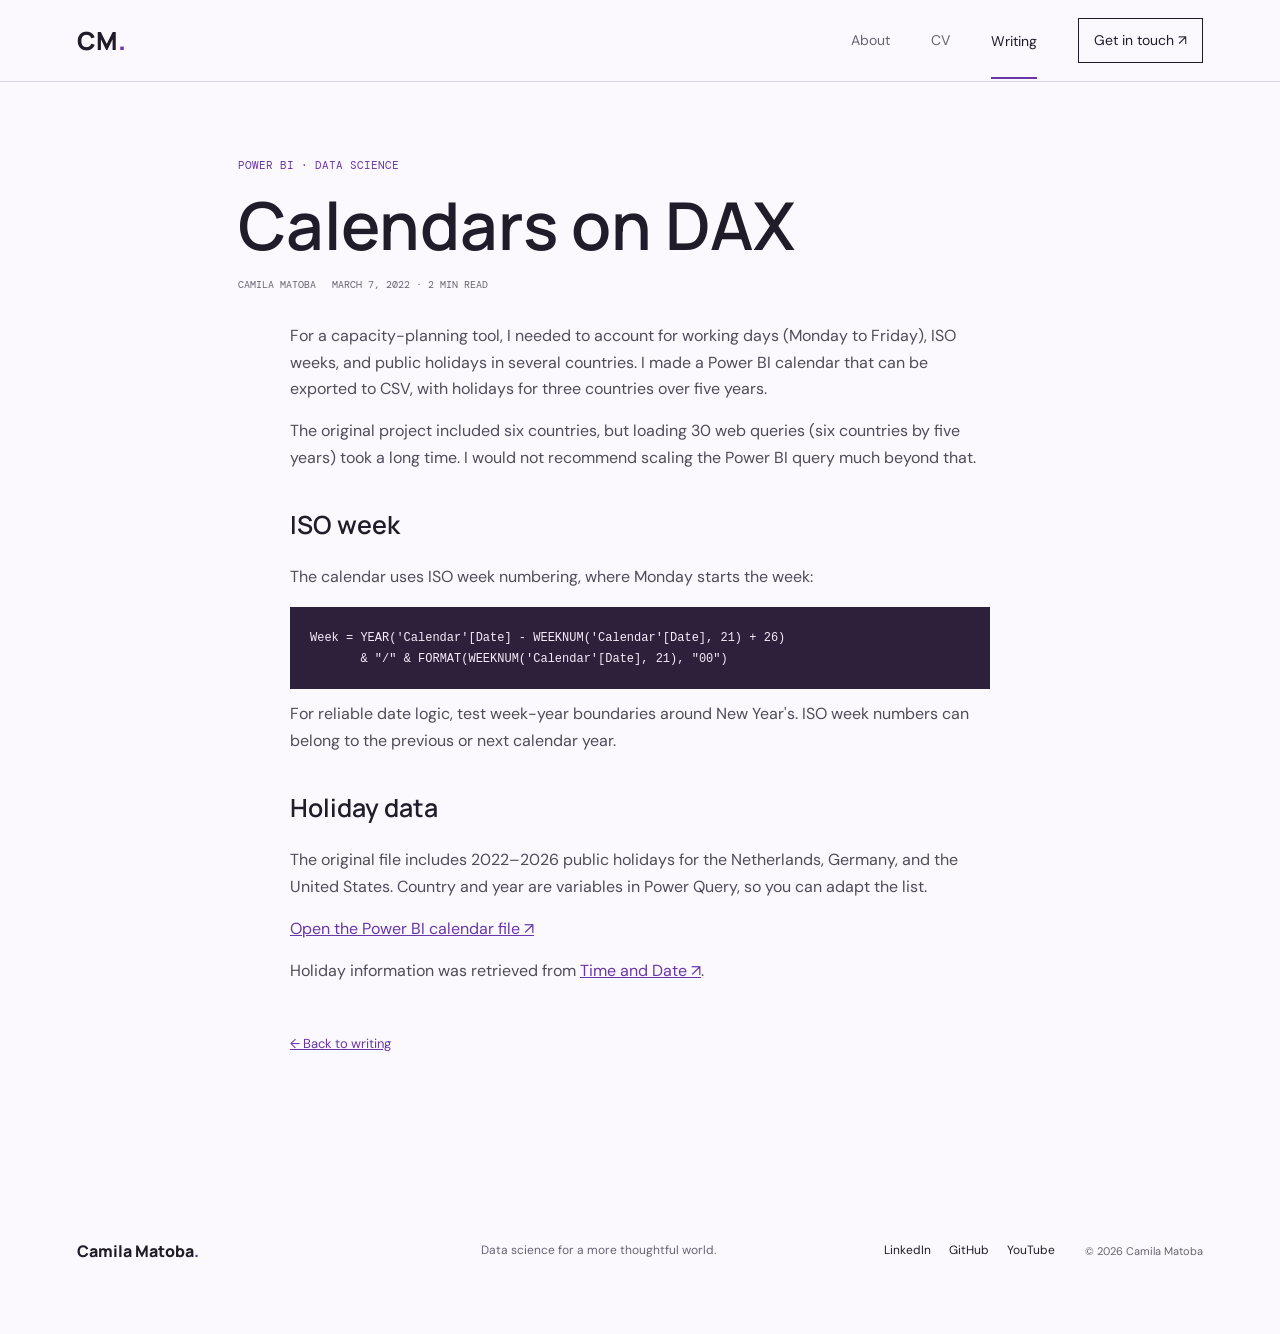
<file: blog/calendars-on-dax/index.html>
<!doctype html>
<html lang="en"><head><meta charset="utf-8"><meta name="viewport" content="width=device-width, initial-scale=1"><meta name="description" content="Building a Power BI calendar with ISO weeks, working days, and public holidays using DAX and Power Query."><title>Calendars on DAX | Camila Matoba</title><link rel="stylesheet" href="../../assets/css/site.css"><script src="../../assets/js/site.js" defer></script></head>
<body><a class="skip-link" href="#main">Skip to content</a><header class="site-header"><a class="wordmark" href="../../index.html">CM<span>.</span></a><button class="menu-toggle" type="button" aria-expanded="false" aria-controls="site-nav">Menu</button><nav class="site-nav" id="site-nav" aria-label="Main navigation"><a href="../../index.html">About</a><a href="../../cv/">CV</a><a class="active" href="../">Writing</a><a class="nav-contact" href="../../contact/">Get in touch <span aria-hidden="true">↗</span></a></nav></header>
<main class="page-main" id="main"><div class="page-wrap article-page"><header class="page-heading"><p class="section-kicker">Power BI · Data science</p><h1>Calendars on DAX</h1><div class="article-meta"><span>Camila Matoba</span><span>March 7, 2022 · 2 min read</span></div></header><article class="article-body"><p>For a capacity-planning tool, I needed to account for working days (Monday to Friday), ISO weeks, and public holidays in several countries. I made a Power BI calendar that can be exported to CSV, with holidays for three countries over five years.</p><p>The original project included six countries, but loading 30 web queries (six countries by five years) took a long time. I would not recommend scaling the Power BI query much beyond that.</p><h2>ISO week</h2><p>The calendar uses ISO week numbering, where Monday starts the week:</p><pre><code>Week = YEAR('Calendar'[Date] - WEEKNUM('Calendar'[Date], 21) + 26)
       &amp; "/" &amp; FORMAT(WEEKNUM('Calendar'[Date], 21), "00")</code></pre><p>For reliable date logic, test week-year boundaries around New Year's. ISO week numbers can belong to the previous or next calendar year.</p><h2>Holiday data</h2><p>The original file includes 2022–2026 public holidays for the Netherlands, Germany, and the United States. Country and year are variables in Power Query, so you can adapt the list.</p><p><a href="https://drive.google.com/file/d/1V_joM9eAKD6WOpsD2lywR-71fAcdnbRr/view?usp=sharing" target="_blank" rel="noreferrer">Open the Power BI calendar file ↗</a></p><p>Holiday information was retrieved from <a href="https://www.timeanddate.com/holidays/" target="_blank" rel="noreferrer">Time and Date ↗</a>.</p><a class="article-back" href="../">← Back to writing</a></article></div></main>
<footer class="site-footer"><a class="footer-name" href="../../index.html">Camila Matoba<span>.</span></a><p>Data science for a more thoughtful world.</p><div class="footer-links"><a href="https://www.linkedin.com/in/camila-matoba/" target="_blank" rel="noreferrer">LinkedIn</a><a href="https://github.com/octokami" target="_blank" rel="noreferrer">GitHub</a><a href="https://youtube.com/playlist?list=PLdUUIdFMV2j1IiODDhzONcen5R4VFRhd3" target="_blank" rel="noreferrer">YouTube</a></div><small>© <span data-year>2026</span> Camila Matoba</small></footer></body></html>
</file>
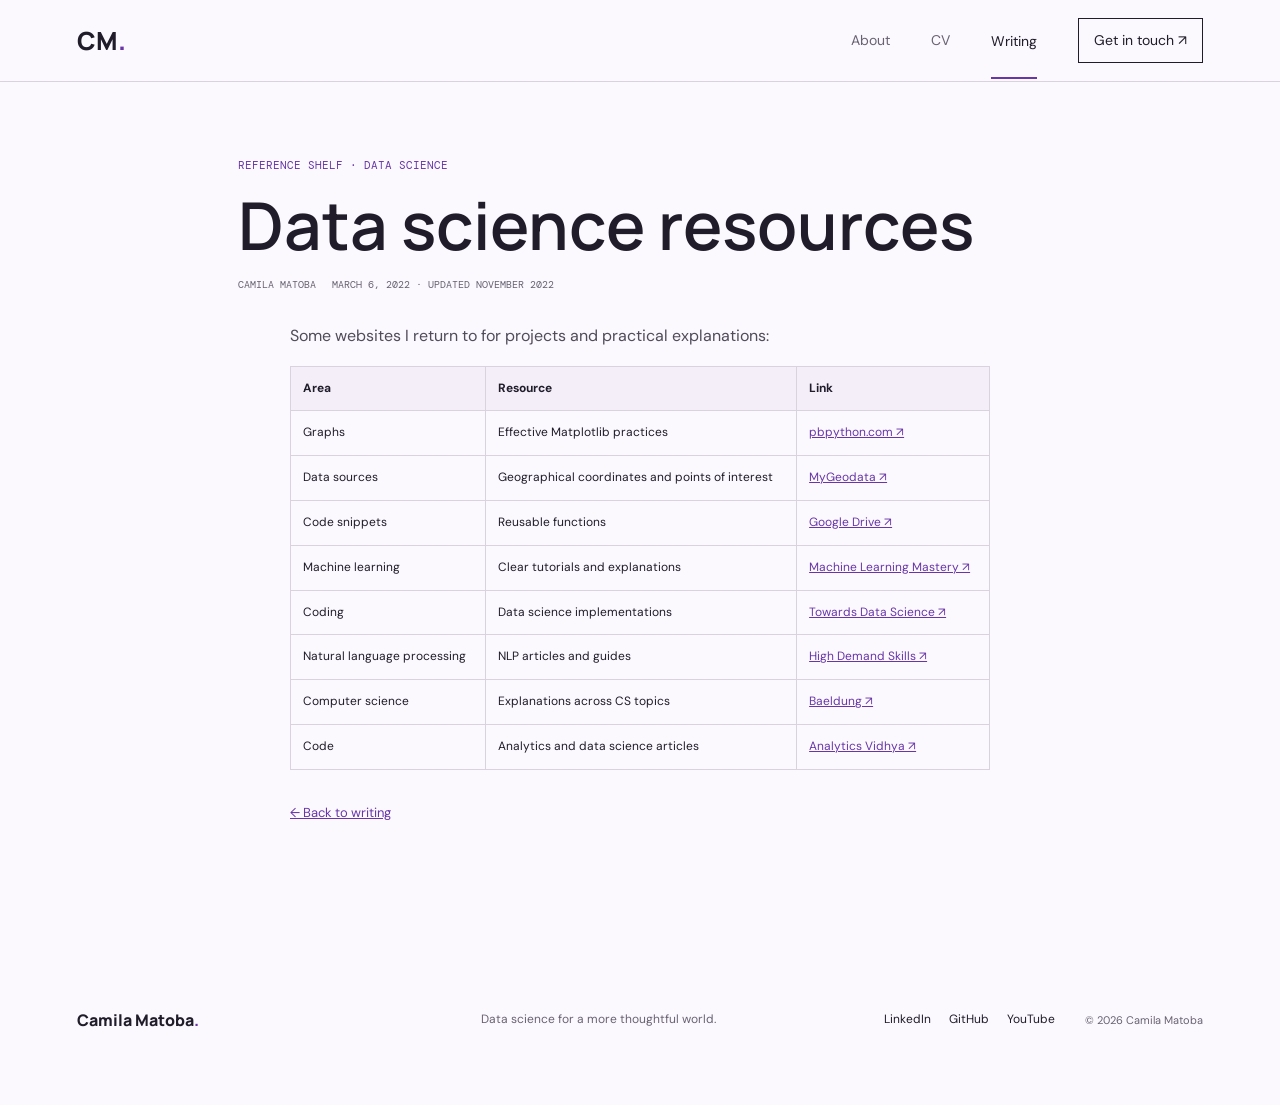
<file: blog/data-science-resources/index.html>
<!doctype html>
<html lang="en"><head><meta charset="utf-8"><meta name="viewport" content="width=device-width, initial-scale=1"><meta name="description" content="Useful data science links for visualisation, geospatial data, machine learning, and code."><title>Data Science Resources | Camila Matoba</title><link rel="stylesheet" href="../../assets/css/site.css"><script src="../../assets/js/site.js" defer></script></head>
<body><a class="skip-link" href="#main">Skip to content</a><header class="site-header"><a class="wordmark" href="../../index.html">CM<span>.</span></a><button class="menu-toggle" type="button" aria-expanded="false" aria-controls="site-nav">Menu</button><nav class="site-nav" id="site-nav" aria-label="Main navigation"><a href="../../index.html">About</a><a href="../../cv/">CV</a><a class="active" href="../">Writing</a><a class="nav-contact" href="../../contact/">Get in touch <span aria-hidden="true">↗</span></a></nav></header>
<main class="page-main" id="main"><div class="page-wrap article-page"><header class="page-heading"><p class="section-kicker">Reference shelf · Data science</p><h1>Data science resources</h1><div class="article-meta"><span>Camila Matoba</span><span>March 6, 2022 · updated November 2022</span></div></header><article class="article-body"><p>Some websites I return to for projects and practical explanations:</p><table><thead><tr><th scope="col">Area</th><th scope="col">Resource</th><th scope="col">Link</th></tr></thead><tbody>
<tr><td>Graphs</td><td>Effective Matplotlib practices</td><td><a href="https://pbpython.com/effective-matplotlib.html" target="_blank" rel="noreferrer">pbpython.com ↗</a></td></tr><tr><td>Data sources</td><td>Geographical coordinates and points of interest</td><td><a href="https://mygeodata.cloud/osm/data/download/" target="_blank" rel="noreferrer">MyGeodata ↗</a></td></tr><tr><td>Code snippets</td><td>Reusable functions</td><td><a href="https://drive.google.com/drive/folders/13PpVgZYKfy3mRkSkit6wK5VS0d5LGnSf?usp=sharing" target="_blank" rel="noreferrer">Google Drive ↗</a></td></tr><tr><td>Machine learning</td><td>Clear tutorials and explanations</td><td><a href="https://machinelearningmastery.com/" target="_blank" rel="noreferrer">Machine Learning Mastery ↗</a></td></tr><tr><td>Coding</td><td>Data science implementations</td><td><a href="https://towardsdatascience.com/" target="_blank" rel="noreferrer">Towards Data Science ↗</a></td></tr><tr><td>Natural language processing</td><td>NLP articles and guides</td><td><a href="https://highdemandskills.com/category/artificial-intelligence/natural-language-processing/" target="_blank" rel="noreferrer">High Demand Skills ↗</a></td></tr><tr><td>Computer science</td><td>Explanations across CS topics</td><td><a href="https://www.baeldung.com/cs/start-here" target="_blank" rel="noreferrer">Baeldung ↗</a></td></tr><tr><td>Code</td><td>Analytics and data science articles</td><td><a href="https://medium.com/analytics-vidhya" target="_blank" rel="noreferrer">Analytics Vidhya ↗</a></td></tr>
</tbody></table><a class="article-back" href="../">← Back to writing</a></article></div></main>
<footer class="site-footer"><a class="footer-name" href="../../index.html">Camila Matoba<span>.</span></a><p>Data science for a more thoughtful world.</p><div class="footer-links"><a href="https://www.linkedin.com/in/camila-matoba/" target="_blank" rel="noreferrer">LinkedIn</a><a href="https://github.com/octokami" target="_blank" rel="noreferrer">GitHub</a><a href="https://youtube.com/playlist?list=PLdUUIdFMV2j1IiODDhzONcen5R4VFRhd3" target="_blank" rel="noreferrer">YouTube</a></div><small>© <span data-year>2026</span> Camila Matoba</small></footer></body></html>
</file>
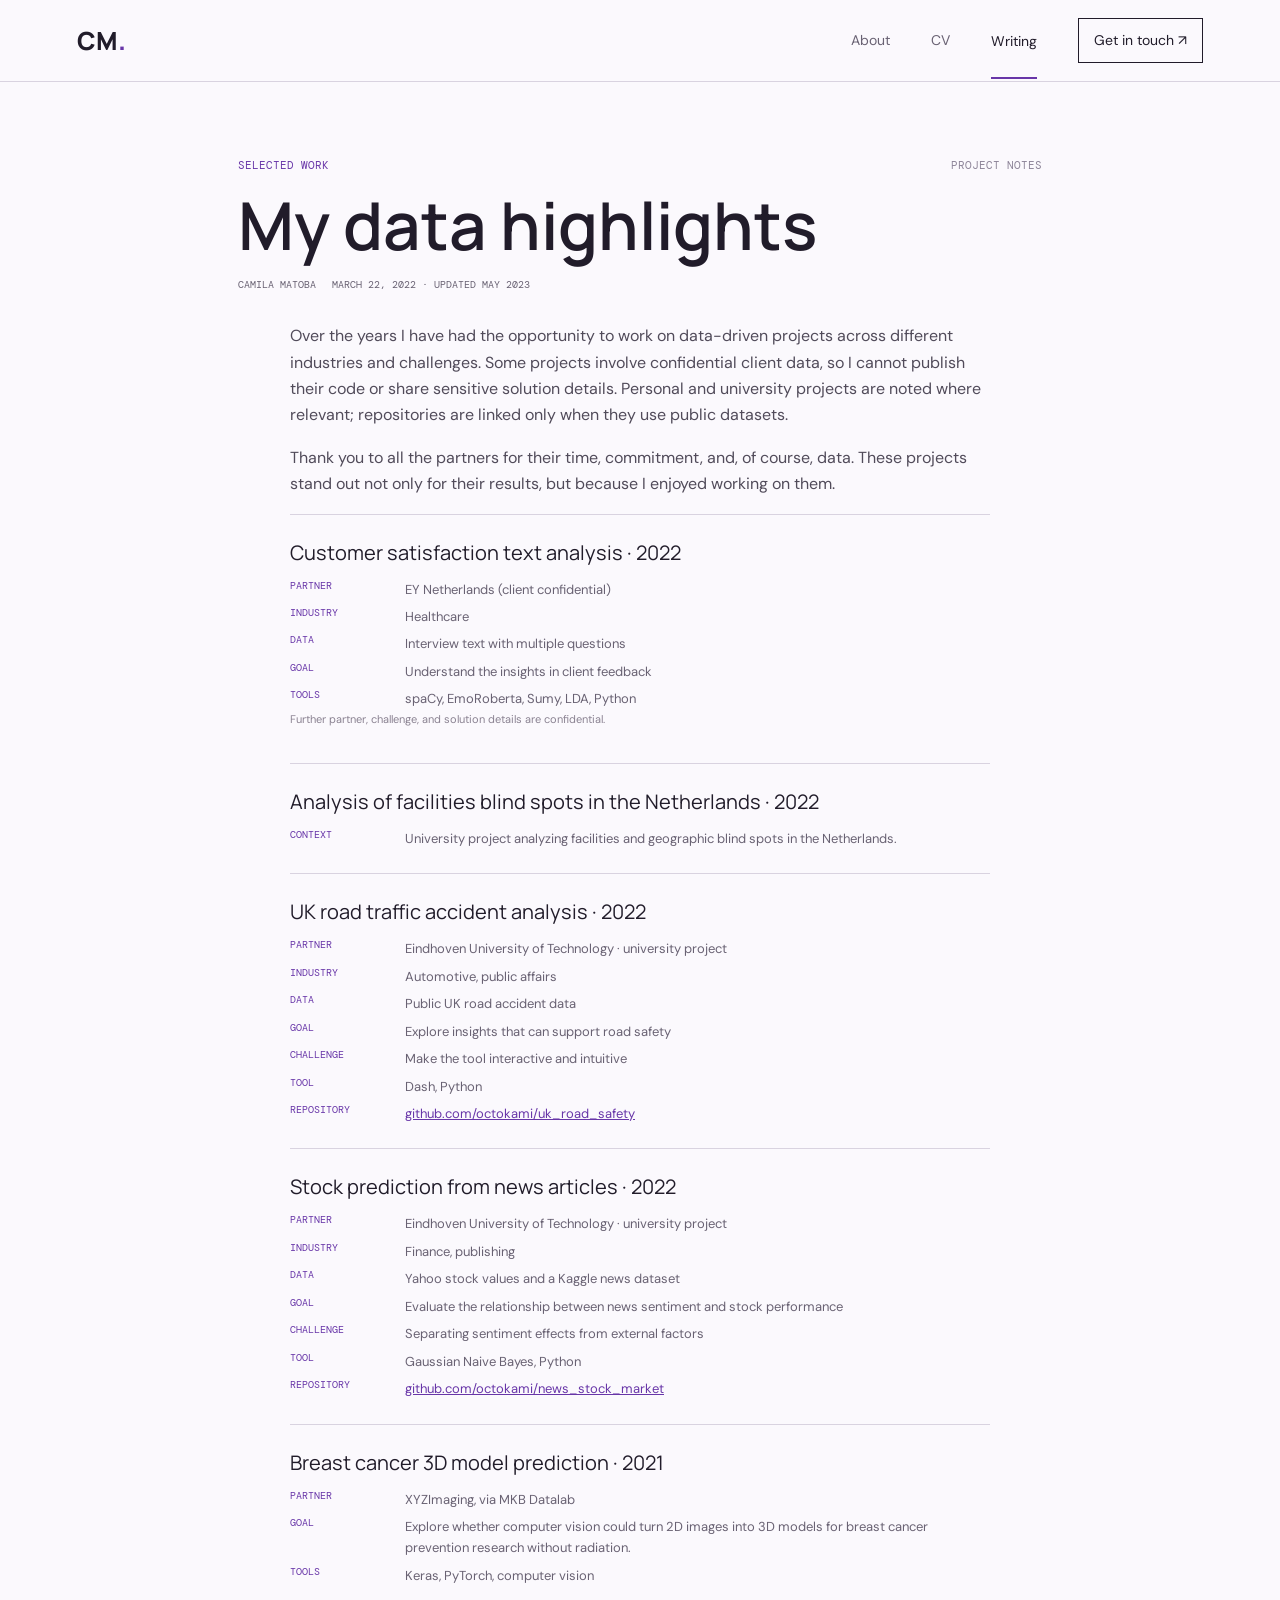
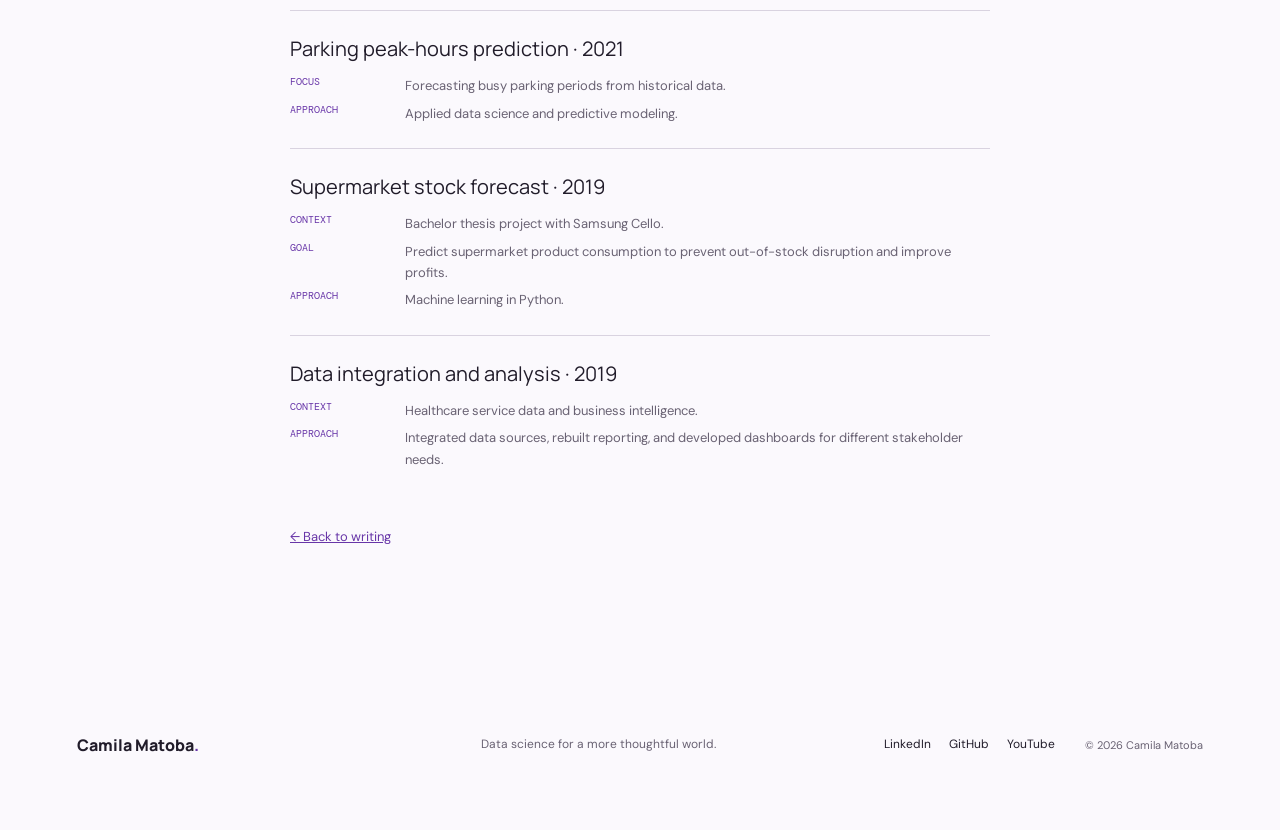
<file: blog/my-data-highlights/index.html>
<!doctype html>
<html lang="en"><head><meta charset="utf-8"><meta name="viewport" content="width=device-width, initial-scale=1"><meta name="description" content="Selected data science projects from Camila Matoba across healthcare, transport, finance, and retail."><title>My Data Highlights | Camila Matoba</title><link rel="stylesheet" href="../../assets/css/site.css"><script src="../../assets/js/site.js" defer></script></head>
<body><a class="skip-link" href="#main">Skip to content</a><header class="site-header"><a class="wordmark" href="../../index.html">CM<span>.</span></a><button class="menu-toggle" type="button" aria-expanded="false" aria-controls="site-nav">Menu</button><nav class="site-nav" id="site-nav" aria-label="Main navigation"><a href="../../index.html">About</a><a href="../../cv/">CV</a><a class="active" href="../">Writing</a><a class="nav-contact" href="../../contact/">Get in touch <span aria-hidden="true">↗</span></a></nav></header>
<main class="page-main" id="main"><div class="page-wrap article-page"><header class="page-heading"><p class="section-kicker">Selected work <span>Project notes</span></p><h1>My data highlights</h1><div class="article-meta"><span>Camila Matoba</span><span>March 22, 2022 · updated May 2023</span></div></header><article class="article-body"><p class="project-intro">Over the years I have had the opportunity to work on data-driven projects across different industries and challenges. Some projects involve confidential client data, so I cannot publish their code or share sensitive solution details. Personal and university projects are noted where relevant; repositories are linked only when they use public datasets.</p><p>Thank you to all the partners for their time, commitment, and, of course, data. These projects stand out not only for their results, but because I enjoyed working on them.</p>
<section class="project-item"><h2>Customer satisfaction text analysis · 2022</h2><dl><dt>Partner</dt><dd>EY Netherlands (client confidential)</dd><dt>Industry</dt><dd>Healthcare</dd><dt>Data</dt><dd>Interview text with multiple questions</dd><dt>Goal</dt><dd>Understand the insights in client feedback</dd><dt>Tools</dt><dd>spaCy, EmoRoberta, Sumy, LDA, Python</dd></dl><p class="private-note">Further partner, challenge, and solution details are confidential.</p></section>
<section class="project-item"><h2>Analysis of facilities blind spots in the Netherlands · 2022</h2><dl><dt>Context</dt><dd>University project analyzing facilities and geographic blind spots in the Netherlands.</dd></dl></section>
<section class="project-item"><h2>UK road traffic accident analysis · 2022</h2><dl><dt>Partner</dt><dd>Eindhoven University of Technology · university project</dd><dt>Industry</dt><dd>Automotive, public affairs</dd><dt>Data</dt><dd>Public UK road accident data</dd><dt>Goal</dt><dd>Explore insights that can support road safety</dd><dt>Challenge</dt><dd>Make the tool interactive and intuitive</dd><dt>Tool</dt><dd>Dash, Python</dd><dt>Repository</dt><dd><a href="https://github.com/octokami/uk_road_safety" target="_blank" rel="noreferrer">github.com/octokami/uk_road_safety</a></dd></dl></section>
<section class="project-item"><h2>Stock prediction from news articles · 2022</h2><dl><dt>Partner</dt><dd>Eindhoven University of Technology · university project</dd><dt>Industry</dt><dd>Finance, publishing</dd><dt>Data</dt><dd>Yahoo stock values and a Kaggle news dataset</dd><dt>Goal</dt><dd>Evaluate the relationship between news sentiment and stock performance</dd><dt>Challenge</dt><dd>Separating sentiment effects from external factors</dd><dt>Tool</dt><dd>Gaussian Naive Bayes, Python</dd><dt>Repository</dt><dd><a href="https://github.com/octokami/news_stock_market" target="_blank" rel="noreferrer">github.com/octokami/news_stock_market</a></dd></dl></section>
<section class="project-item"><h2>Breast cancer 3D model prediction · 2021</h2><dl><dt>Partner</dt><dd>XYZImaging, via MKB Datalab</dd><dt>Goal</dt><dd>Explore whether computer vision could turn 2D images into 3D models for breast cancer prevention research without radiation.</dd><dt>Tools</dt><dd>Keras, PyTorch, computer vision</dd></dl></section><section class="project-item"><h2>Parking peak-hours prediction · 2021</h2><dl><dt>Focus</dt><dd>Forecasting busy parking periods from historical data.</dd><dt>Approach</dt><dd>Applied data science and predictive modeling.</dd></dl></section><section class="project-item"><h2>Supermarket stock forecast · 2019</h2><dl><dt>Context</dt><dd>Bachelor thesis project with Samsung Cello.</dd><dt>Goal</dt><dd>Predict supermarket product consumption to prevent out-of-stock disruption and improve profits.</dd><dt>Approach</dt><dd>Machine learning in Python.</dd></dl></section><section class="project-item"><h2>Data integration and analysis · 2019</h2><dl><dt>Context</dt><dd>Healthcare service data and business intelligence.</dd><dt>Approach</dt><dd>Integrated data sources, rebuilt reporting, and developed dashboards for different stakeholder needs.</dd></dl></section><a class="article-back" href="../">← Back to writing</a></article></div></main>
<footer class="site-footer"><a class="footer-name" href="../../index.html">Camila Matoba<span>.</span></a><p>Data science for a more thoughtful world.</p><div class="footer-links"><a href="https://www.linkedin.com/in/camila-matoba/" target="_blank" rel="noreferrer">LinkedIn</a><a href="https://github.com/octokami" target="_blank" rel="noreferrer">GitHub</a><a href="https://youtube.com/playlist?list=PLdUUIdFMV2j1IiODDhzONcen5R4VFRhd3" target="_blank" rel="noreferrer">YouTube</a></div><small>© <span data-year>2026</span> Camila Matoba</small></footer></body></html>
</file>
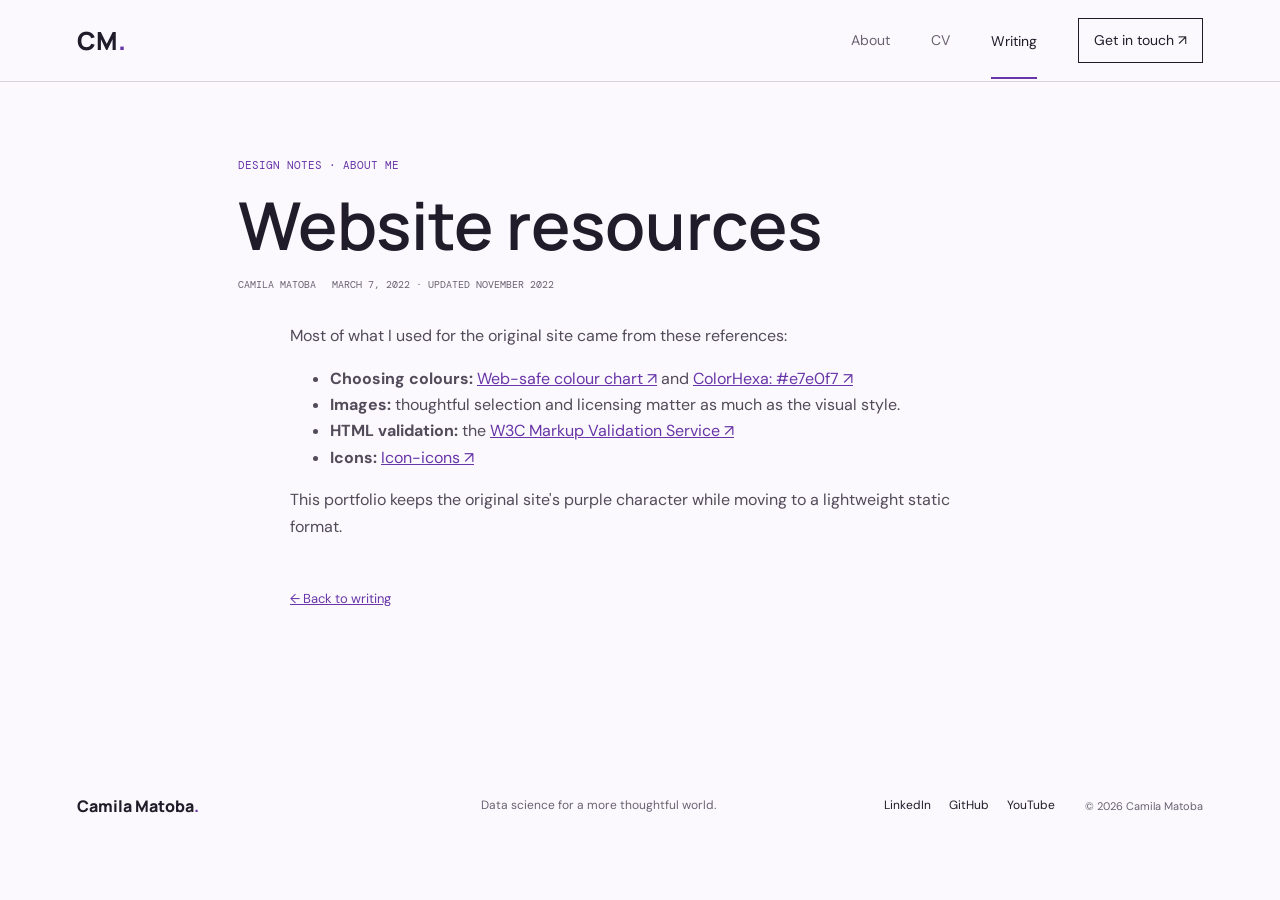
<file: blog/website-resources/index.html>
<!doctype html>
<html lang="en"><head><meta charset="utf-8"><meta name="viewport" content="width=device-width, initial-scale=1"><meta name="description" content="References for colour, images, HTML validation, and icons used while building a website."><title>Website Resources | Camila Matoba</title><link rel="stylesheet" href="../../assets/css/site.css"><script src="../../assets/js/site.js" defer></script></head>
<body><a class="skip-link" href="#main">Skip to content</a><header class="site-header"><a class="wordmark" href="../../index.html">CM<span>.</span></a><button class="menu-toggle" type="button" aria-expanded="false" aria-controls="site-nav">Menu</button><nav class="site-nav" id="site-nav" aria-label="Main navigation"><a href="../../index.html">About</a><a href="../../cv/">CV</a><a class="active" href="../">Writing</a><a class="nav-contact" href="../../contact/">Get in touch <span aria-hidden="true">↗</span></a></nav></header>
<main class="page-main" id="main"><div class="page-wrap article-page"><header class="page-heading"><p class="section-kicker">Design notes · About me</p><h1>Website resources</h1><div class="article-meta"><span>Camila Matoba</span><span>March 7, 2022 · updated November 2022</span></div></header><article class="article-body"><p>Most of what I used for the original site came from these references:</p><ul><li><strong>Choosing colours:</strong> <a href="https://websafecolors.info/color-chart" target="_blank" rel="noreferrer">Web-safe colour chart ↗</a> and <a href="https://www.colorhexa.com/e7e0f7" target="_blank" rel="noreferrer">ColorHexa: #e7e0f7 ↗</a></li><li><strong>Images:</strong> thoughtful selection and licensing matter as much as the visual style.</li><li><strong>HTML validation:</strong> the <a href="https://validator.w3.org/" target="_blank" rel="noreferrer">W3C Markup Validation Service ↗</a></li><li><strong>Icons:</strong> <a href="https://icon-icons.com/" target="_blank" rel="noreferrer">Icon-icons ↗</a></li></ul><p>This portfolio keeps the original site's purple character while moving to a lightweight static format.</p><a class="article-back" href="../">← Back to writing</a></article></div></main>
<footer class="site-footer"><a class="footer-name" href="../../index.html">Camila Matoba<span>.</span></a><p>Data science for a more thoughtful world.</p><div class="footer-links"><a href="https://www.linkedin.com/in/camila-matoba/" target="_blank" rel="noreferrer">LinkedIn</a><a href="https://github.com/octokami" target="_blank" rel="noreferrer">GitHub</a><a href="https://youtube.com/playlist?list=PLdUUIdFMV2j1IiODDhzONcen5R4VFRhd3" target="_blank" rel="noreferrer">YouTube</a></div><small>© <span data-year>2026</span> Camila Matoba</small></footer></body></html>
</file>
<file: assets/css/site.css>
@import url("https://fonts.googleapis.com/css2?family=DM+Mono:wght@400;500&family=DM+Sans:wght@400;500;600;700&family=Manrope:wght@400;500;600;700;800&display=swap");
:root{color-scheme:light;--ink:#211c2a;--muted:#696273;--paper:#fbf9fd;--white:#fff;--purple:#6836a8;--purple-dark:#351a54;--lavender:#e9e0f5;--lavender-pale:#f3eef8;--lime:#d5ef8c;--line:#d9d3e0;--serif:Georgia,"Times New Roman",serif;--sans:"DM Sans","Segoe UI",sans-serif;--display:Manrope,"Segoe UI",sans-serif;--mono:"DM Mono",Consolas,monospace}
*{box-sizing:border-box}html{scroll-behavior:smooth}body{margin:0;background:var(--paper);color:var(--ink);font:16px/1.65 var(--sans)}a{color:inherit}button,input,textarea{font:inherit}.skip-link{position:absolute;left:16px;top:-60px;z-index:20;padding:10px 16px;background:var(--ink);color:white}.skip-link:focus{top:12px}
.site-header{height:82px;padding:0 clamp(22px,6vw,96px);display:flex;align-items:center;justify-content:space-between;border-bottom:1px solid var(--line);background:var(--paper)}.wordmark{font:800 25px var(--display);text-decoration:none}.wordmark span,.footer-name span{color:var(--purple)}.site-nav{display:flex;align-items:center;gap:clamp(20px,3.2vw,48px)}.site-nav a{font-size:14px;text-decoration:none;color:var(--muted);transition:color .2s}.site-nav a:hover,.site-nav a.active{color:var(--ink)}.site-nav a.active{box-shadow:inset 0 -2px var(--purple);padding:28px 0 25px}.site-nav .nav-contact{padding:10px 15px;border:1px solid var(--ink);color:var(--ink)}.site-nav .nav-contact:hover{background:var(--purple-dark);border-color:var(--purple-dark);color:white}.menu-toggle{display:none}
.hero{position:relative}.home-hero{min-height:min(750px,calc(100svh - 82px));padding:72px clamp(22px,8vw,128px) 92px;display:grid;grid-template-columns:1fr .86fr;align-items:center;gap:6vw;overflow:hidden;background:var(--lavender)}.hero-copy{max-width:720px;z-index:1;animation:rise-in .7s ease both}.eyebrow,.section-kicker{font:11px var(--mono);text-transform:uppercase}.eyebrow{display:flex;align-items:center;gap:10px;color:var(--purple-dark)}.status-dot{width:8px;height:8px;background:#70943a;border-radius:50%;box-shadow:0 0 0 4px rgb(112 148 58 / 14%)}h1,h2,h3,p{margin-top:0}.home-hero h1{margin:28px 0 24px;max-width:720px;font:600 clamp(44px,6.2vw,82px)/1.05 var(--display)}.home-hero h1 span{color:var(--purple);font:italic 400 1em/1 var(--serif)}.hero-intro{max-width:510px;margin-bottom:32px;color:#51485e;font-size:17px}.hero-actions{display:flex;align-items:center;gap:25px;flex-wrap:wrap}.button{display:inline-flex;align-items:center;justify-content:center;gap:24px;min-height:48px;padding:0 18px;text-decoration:none;font-size:13px}.button-dark{background:var(--purple-dark);color:white}.button-dark:hover{background:var(--purple)}.text-link{display:inline-flex;align-items:center;gap:10px;color:var(--purple-dark);font-size:13px;font-weight:600;text-decoration-thickness:1px;text-underline-offset:5px}.text-link:hover{color:var(--purple)}
.hero-art{position:relative;width:100%;max-width:480px;justify-self:end;aspect-ratio:.94;background:var(--purple-dark);color:white;overflow:hidden;box-shadow:16px 17px 0 #d5c7e8;animation:rise-in .8s .12s ease both}.art-label,.art-index{position:absolute;right:22px;left:22px;display:flex;justify-content:space-between;font:10px var(--mono);text-transform:uppercase}.art-label{top:20px;color:#d8cce6}.art-grid{position:absolute;inset:12% 8%;overflow:hidden;border:1px solid rgb(255 255 255 / 20%);background-image:linear-gradient(rgb(255 255 255 / 9%) 1px,transparent 1px),linear-gradient(90deg,rgb(255 255 255 / 9%) 1px,transparent 1px);background-size:12.5% 12.5%}.grid-line{position:absolute;left:5%;width:90%;height:1px;background:rgb(255 255 255 / 45%);transform:rotate(-24deg);transform-origin:left}.line-one{top:66%}.line-two{top:76%;transform:rotate(-35deg)}.line-three{top:55%;transform:rotate(-13deg)}.orbit{position:absolute;border:1px solid var(--lime);border-radius:50%;transform:rotate(-32deg)}.orbit-one{width:85%;height:40%;top:31%;left:10%}.orbit-two{width:72%;height:31%;top:37%;left:16%;border-color:#ba94df;transform:rotate(19deg)}.data-point{position:absolute;z-index:1;width:11px;height:11px;border:2px solid var(--purple-dark);border-radius:50%;background:var(--lime);box-shadow:0 0 0 4px rgb(213 239 140 / 17%)}.point-one{left:25%;top:62%}.point-two{left:67%;top:38%;background:white}.point-three{left:77%;top:68%;background:#ba94df}.art-caption{position:absolute;top:11%;left:8%;font:600 clamp(23px,3vw,37px)/1.12 var(--display)}.chart-bars{position:absolute;right:8%;bottom:9%;display:flex;align-items:end;gap:5px;height:22%}.chart-bars i{display:block;width:8px;background:var(--lime);opacity:.88}.chart-bars i:nth-child(1){height:27%}.chart-bars i:nth-child(2){height:49%}.chart-bars i:nth-child(3){height:35%}.chart-bars i:nth-child(4){height:68%}.chart-bars i:nth-child(5){height:56%}.chart-bars i:nth-child(6){height:83%}.chart-bars i:nth-child(7){height:72%}.chart-bars i:nth-child(8){height:100%}.art-index{bottom:18px;color:#d8cce6}.hero-bottom{position:absolute;right:clamp(22px,8vw,128px);bottom:22px;left:clamp(22px,8vw,128px);display:flex;justify-content:space-between;font:10px var(--mono);text-transform:uppercase;color:#655a71}.hero-bottom a{text-decoration:none}
.section-pad{padding:100px clamp(22px,10vw,160px)}.section-kicker{display:flex;justify-content:space-between;gap:20px;color:var(--purple)}.section-kicker span{color:#8d8498}.intro-grid{display:grid;grid-template-columns:1fr .82fr;gap:9vw;margin-top:38px}.intro-grid h2,.focus-heading h2,.selected-top h2,.page-heading h1{font-family:var(--display);font-weight:600}.intro-grid h2{font-size:clamp(34px,4vw,54px);line-height:1.14}.intro-copy{max-width:490px;color:var(--muted)}.intro-copy p{margin-bottom:18px}.intro-copy .text-link{margin-top:8px}.focus-section{display:grid;grid-template-columns:.75fr 1.25fr;gap:10vw;background:var(--lavender-pale)}.focus-heading h2{margin:35px 0 0;font-size:clamp(34px,4vw,54px);line-height:1.14}.focus-list article{display:grid;grid-template-columns:44px 1fr 30px;gap:16px;padding:22px 0;border-top:1px solid var(--line)}.focus-list article:last-child{border-bottom:1px solid var(--line)}.focus-number{padding-top:4px;color:var(--purple);font:11px var(--mono)}.focus-list h3{margin:0 0 5px;font:700 17px var(--display)}.focus-list p{max-width:520px;margin:0;color:var(--muted);font-size:14px}.focus-mark{justify-self:end;color:var(--purple)}.selected-top{display:flex;align-items:end;justify-content:space-between;gap:20px;margin-bottom:28px}.selected-top h2{margin:25px 0 0;font-size:clamp(31px,4vw,48px)}.selected-top>.text-link{margin-bottom:8px}.article-list{border-top:1px solid var(--line)}.article-list a{display:grid;grid-template-columns:.65fr 1.5fr 30px;gap:16px;align-items:center;padding:22px 0;border-bottom:1px solid var(--line);text-decoration:none}.article-list a:hover .article-title{color:var(--purple)}.article-date{color:var(--muted);font:10px var(--mono);text-transform:uppercase}.article-title{font:600 18px var(--display);transition:color .2s}.article-arrow{justify-self:end;color:var(--purple)}.closing-band{display:flex;align-items:center;justify-content:space-between;gap:20px;padding:40px clamp(22px,10vw,160px);background:var(--purple-dark);color:white}.closing-band p{margin:0;font:italic clamp(23px,3vw,34px) var(--serif)}.closing-band a{padding:12px 16px;background:var(--lime);color:var(--ink);text-decoration:none;font-size:13px}.site-footer{min-height:170px;padding:40px clamp(22px,6vw,96px);display:grid;grid-template-columns:1fr 1fr auto auto;align-items:center;gap:30px}.footer-name{font:800 16px var(--display);text-decoration:none}.site-footer p{margin:0;color:var(--muted);font-size:12px}.footer-links{display:flex;gap:18px}.footer-links a{font-size:12px;text-decoration:none}.site-footer small{color:var(--muted);font-size:11px}
.page-main{min-height:70vh}.page-wrap{max-width:1120px;margin:0 auto;padding:76px 28px 110px}.page-heading{padding-bottom:32px;border-bottom:1px solid var(--line)}.page-heading .section-kicker{margin-bottom:18px}.page-heading h1{margin:0;font-size:clamp(42px,7vw,76px);line-height:1.08}.page-heading>p:last-child{max-width:600px;margin:16px 0 0;color:var(--muted)}.contact-layout{display:grid;grid-template-columns:.78fr 1.22fr;gap:10vw;padding-top:48px}.contact-note h2{font:italic 30px/1.2 var(--serif)}.contact-note p{color:var(--muted)}.contact-note a{color:var(--purple)}.social-inline{display:flex;gap:18px;margin-top:24px}.social-inline a{font-size:13px}.contact-form{display:grid;grid-template-columns:1fr 1fr;gap:20px}.field{display:grid;gap:7px}.field.full{grid-column:1/-1}.field label{font-size:12px;font-weight:600}.field input,.field textarea{width:100%;padding:12px 13px;border:1px solid var(--line);border-radius:0;outline-color:var(--purple);background:white;color:var(--ink)}.field textarea{min-height:145px;resize:vertical}.contact-form .button{justify-self:start;border:0;cursor:pointer}.form-note{grid-column:1/-1;min-height:22px;margin:0;color:var(--muted);font-size:12px}
.resume-toolbar{display:flex;flex-wrap:wrap;gap:12px;padding:24px 0;border-bottom:1px solid var(--line)}.resume-toolbar a{padding:9px 13px;border:1px solid var(--line);color:var(--purple-dark);font-size:12px;text-decoration:none}.resume-toolbar a:hover{border-color:var(--purple)}.resume-columns{display:grid;grid-template-columns:1fr 250px;gap:7vw;padding-top:28px}.resume-section{margin-bottom:56px}.resume-section>h2,.article-body h2{margin:0 0 22px;font:600 25px var(--display)}.resume-entry{position:relative;margin-left:8px;padding:0 0 31px 25px;border-left:1px solid #c8b5dc}.resume-entry::before{position:absolute;top:7px;left:-5px;width:9px;height:9px;border-radius:50%;background:var(--purple);content:""}.resume-entry h3{margin:0 0 3px;font:16px var(--display)}.resume-entry .entry-meta{margin:0 0 11px;color:var(--purple);font:10px var(--mono);text-transform:uppercase}.resume-entry p{margin:0 0 8px;color:var(--muted);font-size:13px}.resume-entry .entry-skills{color:var(--ink);font-size:12px}.resume-sidebar{align-self:start;padding:24px;background:var(--lavender-pale)}.resume-sidebar h2{margin:0 0 12px;font:17px var(--display)}.resume-sidebar h2:not(:first-child){margin-top:26px}.resume-sidebar p,.resume-sidebar li{color:var(--muted);font-size:12px}.resume-sidebar ul{margin:0;padding-left:17px}
.blog-list{display:grid;grid-template-columns:1fr 1fr;gap:1px;margin-top:38px;background:var(--line);border:1px solid var(--line)}.blog-card{display:flex;min-height:224px;flex-direction:column;padding:26px;background:var(--paper);text-decoration:none}.blog-card:hover{background:var(--lavender-pale)}.blog-card .article-date{margin-bottom:22px}.blog-card h2{margin:0 0 10px;font:600 23px var(--display)}.blog-card p{margin:0;color:var(--muted);font-size:13px}.blog-card .card-bottom{display:flex;justify-content:space-between;align-items:center;margin-top:auto;padding-top:25px;color:var(--purple);font:10px var(--mono);text-transform:uppercase}.article-page{max-width:860px}.article-page .page-heading{border:0}.article-page .page-heading h1{max-width:760px;font-size:clamp(40px,6vw,66px)}.article-meta{display:flex;gap:16px;margin-top:17px;color:var(--muted);font:10px var(--mono);text-transform:uppercase}.article-body{max-width:700px;margin:0 auto}.article-body p,.article-body li{color:#514b5a}.article-body h2{margin-top:36px}.article-body h3{margin:26px 0 8px;font:18px var(--display)}.article-body a{color:var(--purple);overflow-wrap:anywhere}.article-body pre{padding:20px;overflow-x:auto;background:#2d203b;color:#f4ecfa;font:12px/1.7 var(--mono);white-space:pre-wrap}.article-body table{width:100%;border-collapse:collapse;font-size:12px}.article-body th,.article-body td{padding:12px;border:1px solid var(--line);text-align:left;vertical-align:top}.article-body th{background:var(--lavender-pale)}.article-back{display:inline-block;margin-top:32px;color:var(--purple);font-size:13px}.project-intro{color:var(--muted)}.project-item{padding:24px 0;border-top:1px solid var(--line)}.project-item h2{margin:0 0 13px;font:20px var(--display)}.project-item dl{display:grid;grid-template-columns:100px 1fr;gap:6px 15px;margin:0;font-size:13px}.project-item dt{color:var(--purple);font:10px var(--mono);text-transform:uppercase}.project-item dd{margin:0;color:var(--muted)}.project-item .private-note{color:#8a8291;font-size:11px}
@keyframes rise-in{from{opacity:0;transform:translateY(14px)}to{opacity:1;transform:translateY(0)}}
@media(max-width:800px){.home-hero{min-height:0;grid-template-columns:1fr;gap:46px;padding-top:58px;padding-bottom:80px}.hero-art{justify-self:start;width:min(100%,480px)}.hero-bottom{bottom:18px}.section-pad{padding-top:74px;padding-bottom:74px}.intro-grid,.focus-section,.contact-layout{grid-template-columns:1fr;gap:32px}.focus-heading h2{margin-top:18px}.resume-columns{grid-template-columns:1fr}.resume-sidebar{grid-row:1}.site-footer{grid-template-columns:1fr 1fr}}
@media(max-width:560px){.site-header{height:70px}.menu-toggle{display:block;padding:8px 11px;border:1px solid var(--line);background:transparent;color:var(--ink);font-size:12px}.site-nav{position:absolute;z-index:5;top:69px;right:0;left:0;display:none;flex-direction:column;align-items:stretch;gap:0;padding:8px 22px 18px;border-bottom:1px solid var(--line);background:var(--paper)}.site-nav.is-open{display:flex}.site-nav a,.site-nav a.active{padding:12px 0;box-shadow:none}.site-nav .nav-contact{margin-top:7px;padding:10px;text-align:center}.home-hero{padding-top:48px}.home-hero h1{font-size:clamp(42px,12vw,60px)}.hero-intro{font-size:15px}.hero-actions{align-items:flex-start;flex-direction:column;gap:18px}.hero-art{box-shadow:9px 10px 0 #d5c7e8}.art-caption{font-size:27px}.hero-bottom{font-size:8px}.intro-grid h2,.focus-heading h2{font-size:37px}.focus-list article{grid-template-columns:30px 1fr 20px;gap:11px}.selected-top{align-items:flex-start;flex-direction:column}.selected-top>.text-link{margin:0}.article-list a{grid-template-columns:1fr 25px;gap:6px}.article-date,.article-title{grid-column:1}.article-arrow{grid-column:2;grid-row:1/3}.closing-band{align-items:flex-start;flex-direction:column}.site-footer{gap:17px;padding-top:32px;padding-bottom:32px}.footer-links{grid-column:1/-1}.page-wrap{padding:54px 22px 76px}.page-heading h1{font-size:46px}.contact-form,.blog-list{grid-template-columns:1fr}.field.full{grid-column:auto}.blog-card{min-height:205px}.article-page .page-heading h1{font-size:41px}.article-body table{display:block;overflow-x:auto}.project-item dl{grid-template-columns:1fr;gap:2px}.project-item dd{margin-bottom:7px}}
@media(prefers-reduced-motion:reduce){*,*::before,*::after{scroll-behavior:auto!important;animation-duration:.01ms!important;animation-iteration-count:1!important;transition-duration:.01ms!important}}
</file>
